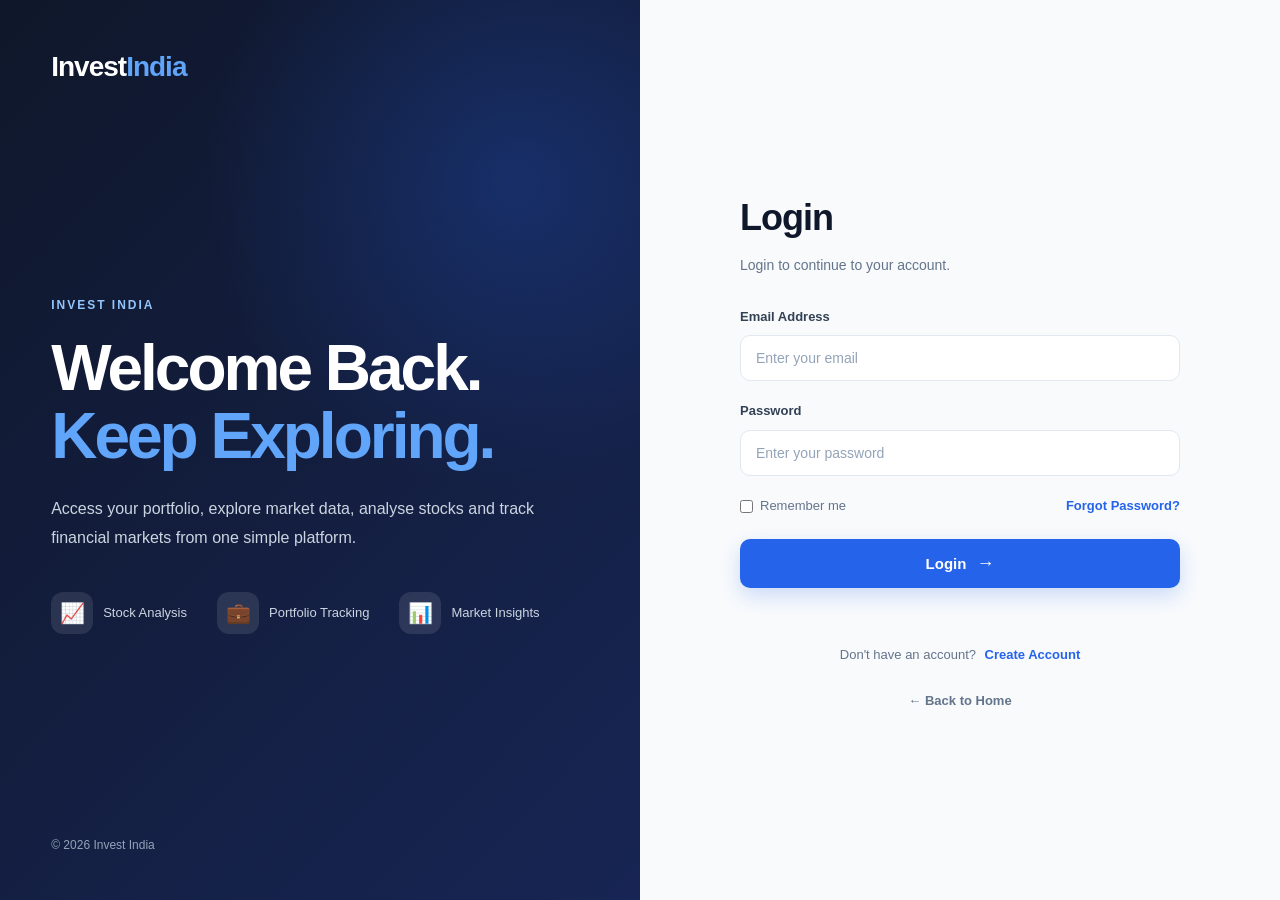
<file: login.html>
<!DOCTYPE html>
<html lang="en">
<head>
    <meta charset="UTF-8">
    <meta name="viewport" content="width=device-width, initial-scale=1.0">
    <title>Login | Invest India</title>
    <link rel="stylesheet" href="css/style.css">
</head>

<body class="auth-page">

<div class="auth-container">

    <div class="auth-info">
        <a href="index.html" class="auth-logo">
            Invest<span>India</span>
        </a>

        <div class="auth-info-content">
            <span class="auth-label">INVEST INDIA</span>

            <h1>
                Welcome Back.
                <span>Keep Exploring.</span>
            </h1>

            <p>
                Access your portfolio, explore market data,
                analyse stocks and track financial markets
                from one simple platform.
            </p>

            <div class="auth-features">
                <div>
                    <span>📈</span>
                    <p>Stock Analysis</p>
                </div>

                <div>
                    <span>💼</span>
                    <p>Portfolio Tracking</p>
                </div>

                <div>
                    <span>📊</span>
                    <p>Market Insights</p>
                </div>
            </div>
        </div>

        <div class="auth-footer-text">
            © 2026 Invest India
        </div>
    </div>

    <div class="auth-form-section">
        <div class="auth-form-card">

            <div class="auth-form-header">
                <span class="auth-mobile-logo">
                    Invest<span>India</span>
                </span>

                <h2>Login</h2>

                <p>Login to continue to your account.</p>
            </div>

            <form id="loginForm">

                <div class="form-group">
                    <label for="loginEmail">Email Address</label>
                    <input
                        type="email"
                        id="loginEmail"
                        placeholder="Enter your email"
                        required
                        autocomplete="email"
                    >
                </div>

                <div class="form-group">
                    <label for="loginPassword">Password</label>
                    <input
                        type="password"
                        id="loginPassword"
                        placeholder="Enter your password"
                        required
                        autocomplete="current-password"
                    >
                </div>

                <div class="form-options">
                    <label class="remember-me">
                        <input type="checkbox" id="rememberMe">
                        <span>Remember me</span>
                    </label>

                    <a href="#">Forgot Password?</a>
                </div>

                <button type="submit" class="auth-submit-btn">
                    Login
                    <span>→</span>
                </button>

                <p id="loginMessage" class="auth-message" role="status"></p>

            </form>

            <div class="auth-switch">
                <span>Don't have an account?</span>
                <a href="register.html">Create Account</a>
            </div>

            <a href="index.html" class="back-home">
                ← Back to Home
            </a>

        </div>
    </div>

</div>

<script>
"use strict";

const loginForm = document.getElementById("loginForm");
const loginMessage = document.getElementById("loginMessage");

function showLoginMessage(message, type) {
    loginMessage.textContent = message;
    loginMessage.className = "auth-message " + type;
}

function getRegisteredAccounts() {
    try {
        const storedAccounts = localStorage.getItem("investmentAccounts");

        if (storedAccounts) {
            const accounts = JSON.parse(storedAccounts);

            if (Array.isArray(accounts)) {
                return accounts;
            }
        }

        return [];
    } catch (error) {
        return null;
    }
}

loginForm.addEventListener("submit", function (event) {
    event.preventDefault();

    const email = document.getElementById("loginEmail").value.trim().toLowerCase();
    const password = document.getElementById("loginPassword").value;
    const rememberMe = document.getElementById("rememberMe").checked;

    if (!email || !password) {
        showLoginMessage("Please enter email and password.", "error");
        return;
    }

    const accounts = getRegisteredAccounts();

    if (accounts === null) {
        showLoginMessage("Unable to read saved accounts. Check browser storage.", "error");
        return;
    }

    // Support accounts created with the previous version.
    const oldEmail = localStorage.getItem("userEmail");
    const oldPassword = localStorage.getItem("userPassword");
    const oldName = localStorage.getItem("userName");

    if (oldEmail && oldPassword &&
        !accounts.some(account => account.email === oldEmail.trim().toLowerCase())) {
        accounts.push({
            name: oldName || oldEmail.split("@")[0],
            email: oldEmail.trim().toLowerCase(),
            password: oldPassword
        });
    }

    const user = accounts.find(account =>
        account.email &&
        account.email.trim().toLowerCase() === email
    );

    if (!user) {
        showLoginMessage("Account not found. Please create an account first.", "error");
        return;
    }

    if (user.password !== password) {
        showLoginMessage("Incorrect password.", "error");
        return;
    }

    try {
        localStorage.setItem("investmentAccounts", JSON.stringify(accounts));
        localStorage.setItem("userName", user.name || email.split("@")[0]);
        localStorage.setItem("userEmail", user.email);
        localStorage.setItem("loggedInEmail", user.email);
        localStorage.setItem("isLoggedIn", "true");

        if (rememberMe) {
            localStorage.setItem("rememberMe", "true");
        } else {
            localStorage.removeItem("rememberMe");
        }

        showLoginMessage("Login successful! Redirecting...", "success");

        setTimeout(function () {
            const returnPage = localStorage.getItem("returnPage");
            localStorage.removeItem("returnPage");

            // Only allow local page names, not external redirects.
            const safeReturnPage =
                returnPage &&
                /^[a-zA-Z0-9_-]+\.html$/.test(returnPage)
                    ? returnPage
                    : "index.html";

            window.location.href = safeReturnPage;
        }, 700);

    } catch (error) {
        showLoginMessage("Unable to save login session. Check browser storage.", "error");
    }
});
</script>

</body>
</html>
</file>
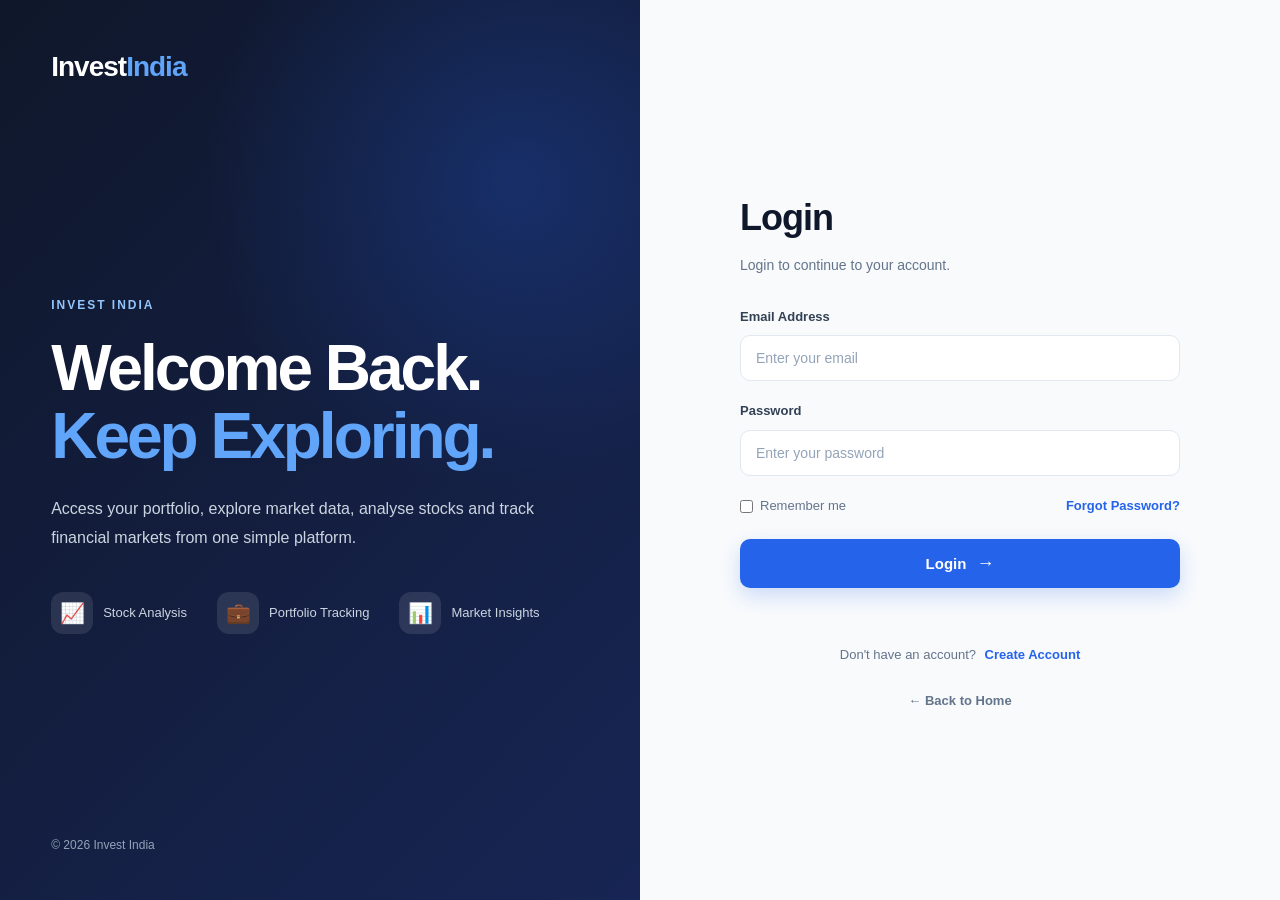
<file: portfolio.html>
<!DOCTYPE html>
<html lang="en">
<head>
    <meta charset="UTF-8">
    <meta name="viewport" content="width=device-width, initial-scale=1.0">
    <title>Portfolio - Invest India</title>
    <link rel="stylesheet" href="css/style.css">

    <style>
        .portfolio-page {
            min-height: calc(100vh - 70px);
            padding: 45px 6% 80px;
            background: #f5f7fb;
        }

        .portfolio-hero {
            max-width: 1150px;
            margin: 0 auto 30px;
            padding: 35px;
            display: flex;
            align-items: center;
            justify-content: space-between;
            gap: 25px;
            border-radius: 18px;
            background: linear-gradient(135deg, #0f172a, #1e3a8a);
            color: white;
            box-shadow: 0 15px 35px rgba(15,23,42,.15);
        }

        .portfolio-label {
            display: inline-block;
            margin-bottom: 8px;
            color: #2563eb;
            font-size: 11px;
            font-weight: 800;
            letter-spacing: 1.5px;
        }

        .portfolio-hero .portfolio-label {
            color: #93c5fd;
        }

        .portfolio-hero h1 {
            margin-bottom: 8px;
            font-size: 34px;
        }

        .portfolio-hero p {
            color: #cbd5e1;
            font-size: 14px;
        }

        .add-investment-btn {
            padding: 13px 20px;
            border: none;
            border-radius: 9px;
            background: #22c55e;
            color: white;
            font-size: 14px;
            font-weight: 700;
            cursor: pointer;
            white-space: nowrap;
            transition: .2s;
        }

        .add-investment-btn:hover {
            background: #16a34a;
            transform: translateY(-2px);
        }

        .portfolio-summary {
            max-width: 1150px;
            margin: 0 auto 30px;
            display: grid;
            grid-template-columns: repeat(4, 1fr);
            gap: 15px;
        }

        .portfolio-summary-card {
            padding: 20px;
            display: flex;
            align-items: center;
            gap: 14px;
            background: white;
            border: 1px solid #e5e7eb;
            border-radius: 13px;
            box-shadow: 0 5px 20px rgba(15,23,42,.05);
            min-width: 0;
        }

        .summary-icon {
            width: 45px;
            height: 45px;
            display: flex;
            align-items: center;
            justify-content: center;
            flex-shrink: 0;
            border-radius: 10px;
            background: #eff6ff;
            font-size: 21px;
        }

        .portfolio-summary-card span {
            display: block;
            margin-bottom: 4px;
            color: #6b7280;
            font-size: 12px;
        }

        .portfolio-summary-card h2 {
            color: #111827;
            font-size: 19px;
            overflow-wrap: anywhere;
        }

        .investment-form-card {
            max-width: 1150px;
            margin: 0 auto 30px;
            padding: 28px;
            background: white;
            border: 1px solid #e5e7eb;
            border-radius: 15px;
            box-shadow: 0 8px 25px rgba(15,23,42,.07);
        }

        .form-header {
            display: flex;
            align-items: center;
            justify-content: space-between;
            margin-bottom: 25px;
        }

        .form-header h2 {
            color: #111827;
            font-size: 21px;
        }

        .form-header p {
            margin-top: 4px;
            color: #6b7280;
            font-size: 13px;
        }

        .close-form-btn {
            border: none;
            background: #f1f5f9;
            width: 34px;
            height: 34px;
            border-radius: 8px;
            cursor: pointer;
            color: #475569;
        }

        .investment-form-grid {
            display: grid;
            grid-template-columns: repeat(4, minmax(0, 1fr));
            gap: 15px;
        }

        .form-group label {
            display: block;
            margin-bottom: 7px;
            color: #374151;
            font-size: 13px;
            font-weight: 600;
        }

        .form-group input {
            width: 100%;
            padding: 12px;
            border: 1px solid #d1d5db;
            border-radius: 8px;
            outline: none;
            font-size: 14px;
        }

        .form-group input:focus {
            border-color: #2563eb;
            box-shadow: 0 0 0 3px rgba(37,99,235,.1);
        }

        .form-actions {
            display: flex;
            justify-content: flex-end;
            gap: 10px;
            margin-top: 20px;
        }

        .cancel-investment-btn,
        .save-investment-btn {
            padding: 11px 18px;
            border-radius: 8px;
            cursor: pointer;
            font-size: 13px;
            font-weight: 600;
        }

        .cancel-investment-btn {
            border: 1px solid #d1d5db;
            background: white;
            color: #374151;
        }

        .save-investment-btn {
            border: none;
            background: #2563eb;
            color: white;
        }

        .save-investment-btn:hover {
            background: #1d4ed8;
        }

        .holdings-section {
            max-width: 1150px;
            margin: auto;
        }

        .holdings-header {
            display: flex;
            align-items: center;
            justify-content: space-between;
            gap: 15px;
            margin-bottom: 18px;
        }

        .holdings-header h2 {
            color: #111827;
            font-size: 24px;
        }

        .refresh-btn {
            padding: 9px 14px;
            border: 1px solid #d1d5db;
            border-radius: 8px;
            background: white;
            color: #374151;
            cursor: pointer;
        }

        .portfolio-table-wrapper {
            overflow-x: auto;
            background: white;
            border: 1px solid #e5e7eb;
            border-radius: 14px;
            box-shadow: 0 5px 20px rgba(15,23,42,.05);
        }

        .portfolio-table {
            width: 100%;
            border-collapse: collapse;
            min-width: 900px;
        }

        .portfolio-table th {
            padding: 15px;
            background: #f8fafc;
            border-bottom: 1px solid #e5e7eb;
            color: #64748b;
            text-align: left;
            font-size: 11px;
            text-transform: uppercase;
        }

        .portfolio-table td {
            padding: 17px 15px;
            border-bottom: 1px solid #f1f5f9;
            color: #374151;
            font-size: 13px;
        }

        .portfolio-table tr:last-child td {
            border-bottom: none;
        }

        .stock-symbol {
            color: #111827;
            font-weight: 800;
            font-size: 15px;
        }

        .stock-name span {
            color: #94a3b8;
            font-size: 10px;
        }

        .profit, .profit-text {
            color: #16a34a !important;
            font-weight: 700;
        }

        .loss, .loss-text {
            color: #dc2626 !important;
            font-weight: 700;
        }

        .edit-btn, .delete-btn {
            padding: 7px 11px;
            margin: 2px;
            border-radius: 7px;
            cursor: pointer;
            font-size: 11px;
            font-weight: 600;
        }

        .edit-btn {
            border: 1px solid #bfdbfe;
            background: #eff6ff;
            color: #2563eb;
        }

        .delete-btn {
            border: 1px solid #fecaca;
            background: #fef2f2;
            color: #dc2626;
        }

        .loading-cell, .error-cell {
            padding: 40px !important;
            text-align: center;
            color: #64748b !important;
        }

        .empty-portfolio {
            max-width: 700px;
            margin: 40px auto;
            padding: 55px 25px;
            background: white;
            border: 1px solid #e5e7eb;
            border-radius: 16px;
            text-align: center;
        }

        .empty-portfolio-icon {
            margin-bottom: 15px;
            font-size: 45px;
        }

        .empty-portfolio h2 {
            margin-bottom: 8px;
            color: #111827;
        }

        .empty-portfolio p {
            margin-bottom: 20px;
            color: #6b7280;
            font-size: 14px;
        }

        .portfolio-note {
            max-width: 1150px;
            margin: 20px auto 0;
            color: #64748b;
            font-size: 12px;
            line-height: 1.6;
        }

        @media (max-width: 900px) {
            .portfolio-summary {
                grid-template-columns: repeat(2, minmax(0, 1fr));
            }

            .investment-form-grid {
                grid-template-columns: repeat(2, minmax(0, 1fr));
            }
        }

        @media (max-width: 650px) {
            .portfolio-page {
                padding: 25px 15px 60px;
            }

            .portfolio-hero {
                flex-direction: column;
                align-items: flex-start;
                padding: 25px;
            }

            .portfolio-hero h1 {
                font-size: 28px;
            }

            .portfolio-hero .add-investment-btn {
                width: 100%;
            }

            .portfolio-summary {
                grid-template-columns: 1fr;
            }

            .investment-form-grid {
                grid-template-columns: 1fr;
            }

            .form-actions {
                flex-direction: column;
            }

            .cancel-investment-btn,
            .save-investment-btn {
                width: 100%;
            }

            .holdings-header h2 {
                font-size: 20px;
            }
        }
    </style>
</head>

<body>

<header class="header">
    <div class="logo">Invest<span>India</span></div>
    <nav>
        <a href="index.html">Home</a>
    </nav>
</header>

<main class="portfolio-page">

    <section class="portfolio-hero">
        <div>
            <span class="portfolio-label">INVESTMENT DASHBOARD</span>
            <h1>My Portfolio</h1>
            <p>Track your investments, current value and overall performance.</p>
        </div>

        <button type="button" class="add-investment-btn"
                onclick="openInvestmentForm()">
            + Add Investment
        </button>
    </section>

    <section class="portfolio-summary">

        <div class="portfolio-summary-card">
            <div class="summary-icon">💰</div>
            <div>
                <span>Invested Amount</span>
                <h2 id="totalInvested">₹0.00</h2>
            </div>
        </div>

        <div class="portfolio-summary-card">
            <div class="summary-icon">📈</div>
            <div>
                <span>Current Value</span>
                <h2 id="currentValue">₹0.00</h2>
            </div>
        </div>

        <div class="portfolio-summary-card">
            <div class="summary-icon">📊</div>
            <div>
                <span>Total P&amp;L</span>
                <h2 id="totalProfitLoss">₹0.00</h2>
            </div>
        </div>

        <div class="portfolio-summary-card">
            <div class="summary-icon">🏦</div>
            <div>
                <span>Holdings</span>
                <h2 id="totalHoldings">0</h2>
            </div>
        </div>

    </section>

    <section id="investmentForm"
             class="investment-form-card"
             style="display:none;">

        <div class="form-header">
            <div>
                <h2>Add Investment</h2>
                <p>Add a stock to your portfolio</p>
            </div>

            <button type="button" class="close-form-btn"
                    onclick="closeInvestmentForm()">✕</button>
        </div>

        <form id="investmentEntryForm">

            <div class="investment-form-grid">

                <div class="form-group">
                    <label for="stock">Stock Symbol</label>
                    <input type="text" id="stock"
                           placeholder="Example: ITC"
                           maxlength="20" required>
                </div>

                <div class="form-group">
                    <label for="quantity">Quantity</label>
                    <input type="number" id="quantity"
                           placeholder="Example: 10"
                           min="1" step="1" required>
                </div>

                <div class="form-group">
                    <label for="buyPrice">Buy Price (₹)</label>
                    <input type="number" id="buyPrice"
                           placeholder="Example: 365"
                           min="0.01" step="0.01" required>
                </div>

                <div class="form-group">
                    <label for="currentPrice">Current Price (₹)</label>
                    <input type="number" id="currentPrice"
                           placeholder="Example: 380"
                           min="0.01" step="0.01" required>
                </div>

            </div>

            <div class="form-actions">
                <button type="button" class="cancel-investment-btn"
                        onclick="closeInvestmentForm()">Cancel</button>

                <button type="submit" class="save-investment-btn">
                    Save Investment
                </button>
            </div>

        </form>
    </section>

    <section class="holdings-section">

        <div class="holdings-header">
            <div>
                <span class="portfolio-label">YOUR INVESTMENTS</span>
                <h2>Portfolio Holdings</h2>
            </div>

            <button type="button" class="refresh-btn"
                    onclick="loadPortfolio()">↻ Refresh</button>
        </div>

        <div class="portfolio-table-wrapper">
            <table class="portfolio-table">
                <thead>
                    <tr>
                        <th>Stock</th>
                        <th>Quantity</th>
                        <th>Buy Price</th>
                        <th>Current Price</th>
                        <th>Invested</th>
                        <th>Current Value</th>
                        <th>P&amp;L</th>
                        <th>Action</th>
                    </tr>
                </thead>

                <tbody id="portfolioBody">
                    <tr>
                        <td colspan="8" class="loading-cell">
                            Loading portfolio...
                        </td>
                    </tr>
                </tbody>
            </table>
        </div>

    </section>

    <section id="emptyPortfolio"
             class="empty-portfolio"
             style="display:none;">

        <div class="empty-portfolio-icon">📊</div>
        <h2>Your portfolio is empty</h2>
        <p>Start building your investment portfolio by adding your first stock.</p>

        <button type="button"
                onclick="openInvestmentForm()"
                class="add-investment-btn">
            + Add Your First Investment
        </button>
    </section>

    <p class="portfolio-note">
        Note: Investment data is saved in this browser only.
        Current prices are entered manually and are not live market prices.
    </p>

</main>

<script>
"use strict";

/* =========================================
   USER SESSION
========================================= */

function getCurrentUserEmail() {
    return (
        localStorage.getItem("loggedInEmail") ||
        localStorage.getItem("userEmail") ||
        ""
    ).trim().toLowerCase();
}

function isUserLoggedIn() {
    return localStorage.getItem("isLoggedIn") === "true"
        && Boolean(getCurrentUserEmail());
}

function getPortfolioKey() {
    return "investmentPortfolio_" +
        encodeURIComponent(getCurrentUserEmail());
}

/* =========================================
   STORAGE FUNCTIONS
========================================= */

function getInvestments() {
    try {
        const savedData = localStorage.getItem(getPortfolioKey());

        if (!savedData) return [];

        const investments = JSON.parse(savedData);

        return Array.isArray(investments) ? investments : [];
    } catch (error) {
        console.error("Unable to read portfolio:", error);
        return [];
    }
}

function saveInvestments(investments) {
    try {
        localStorage.setItem(
            getPortfolioKey(),
            JSON.stringify(investments)
        );

        return true;
    } catch (error) {
        console.error("Unable to save portfolio:", error);
        alert("Unable to save investment. Please check browser storage.");
        return false;
    }
}

/* =========================================
   OPEN AND CLOSE FORM
========================================= */

function openInvestmentForm() {
    if (!isUserLoggedIn()) {
        localStorage.setItem("returnPage", "portfolio.html");
        window.location.href = "login.html";
        return;
    }

    document.getElementById("investmentForm").style.display = "block";
    document.getElementById("stock").focus();
}

function closeInvestmentForm() {
    document.getElementById("investmentForm").style.display = "none";
}

/* =========================================
   ADD INVESTMENT
========================================= */

document.getElementById("investmentEntryForm").addEventListener(
    "submit",
    function(event) {
        event.preventDefault();
        addInvestment();
    }
);

function addInvestment() {
    if (!isUserLoggedIn()) {
        localStorage.setItem("returnPage", "portfolio.html");
        window.location.href = "login.html";
        return;
    }

    const stock = document.getElementById("stock")
        .value.trim().toUpperCase();

    const quantity = Number(document.getElementById("quantity").value);
    const buyPrice = Number(document.getElementById("buyPrice").value);
    const currentPrice = Number(document.getElementById("currentPrice").value);

    if (!/^[A-Z0-9.&_-]{1,20}$/.test(stock)) {
        alert("Please enter a valid stock symbol.");
        return;
    }

    if (!Number.isSafeInteger(quantity) || quantity <= 0) {
        alert("Quantity must be a positive whole number.");
        return;
    }

    if (!Number.isFinite(buyPrice) || buyPrice <= 0 ||
        !Number.isFinite(currentPrice) || currentPrice <= 0) {
        alert("Please enter valid prices greater than zero.");
        return;
    }

    const investments = getInvestments();

    investments.push({
        id: Date.now().toString() +
            Math.random().toString(36).slice(2, 8),
        stock: stock,
        quantity: quantity,
        buyPrice: buyPrice,
        currentPrice: currentPrice
    });

    if (!saveInvestments(investments)) return;

    document.getElementById("investmentEntryForm").reset();
    closeInvestmentForm();
    loadPortfolio();

    alert("Investment saved successfully!");
}

/* =========================================
   LOAD PORTFOLIO
========================================= */

function loadPortfolio() {
    if (!isUserLoggedIn()) {
        localStorage.setItem("returnPage", "portfolio.html");
        window.location.href = "login.html";
        return;
    }

    displayPortfolio(getInvestments());
}

/* =========================================
   DISPLAY PORTFOLIO
========================================= */

function escapeHTML(value) {
    return String(value).replace(/[&<>"']/g, function(character) {
        const entities = {
            "&": "&amp;",
            "<": "&lt;",
            ">": "&gt;",
            '"': "&quot;",
            "'": "&#39;"
        };

        return entities[character];
    });
}

function displayPortfolio(portfolio) {
    const body = document.getElementById("portfolioBody");
    const empty = document.getElementById("emptyPortfolio");

    if (!portfolio.length) {
        body.innerHTML = `
            <tr>
                <td colspan="8" class="loading-cell">
                    No investments added yet.
                </td>
            </tr>
        `;

        empty.style.display = "block";
        updateSummary([]);
        return;
    }

    empty.style.display = "none";

    body.innerHTML = portfolio.map(function(investment) {
        const quantity = Number(investment.quantity);
        const buyPrice = Number(investment.buyPrice);
        const currentPrice = Number(investment.currentPrice);

        const invested = quantity * buyPrice;
        const currentValue = quantity * currentPrice;
        const profitLoss = currentValue - invested;
        const profitClass = profitLoss >= 0 ? "profit" : "loss";

        return `
            <tr>
                <td>
                    <div class="stock-name">
                        <div class="stock-symbol">
                            ${escapeHTML(investment.stock)}
                        </div>
                        <span>Manually tracked</span>
                    </div>
                </td>

                <td>${quantity}</td>
                <td>₹${buyPrice.toFixed(2)}</td>
                <td><strong>₹${currentPrice.toFixed(2)}</strong></td>
                <td>₹${invested.toFixed(2)}</td>
                <td>₹${currentValue.toFixed(2)}</td>

                <td>
                    <span class="${profitClass}">
                        ${profitLoss >= 0 ? "+" : "-"}₹${Math.abs(profitLoss).toFixed(2)}
                    </span>
                </td>

                <td>
                    <button type="button"
                            class="edit-btn"
                            data-action="edit"
                            data-id="${escapeHTML(investment.id)}">
                        Edit
                    </button>

                    <button type="button"
                            class="delete-btn"
                            data-action="delete"
                            data-id="${escapeHTML(investment.id)}">
                        Delete
                    </button>
                </td>
            </tr>
        `;
    }).join("");

    updateSummary(portfolio);
}

/* =========================================
   SUMMARY CALCULATION
========================================= */

function updateSummary(portfolio) {
    let totalInvested = 0;
    let currentValue = 0;

    portfolio.forEach(function(investment) {
        totalInvested +=
            Number(investment.quantity) * Number(investment.buyPrice);

        currentValue +=
            Number(investment.quantity) * Number(investment.currentPrice);
    });

    const profitLoss = currentValue - totalInvested;

    document.getElementById("totalInvested").textContent =
        "₹" + totalInvested.toFixed(2);

    document.getElementById("currentValue").textContent =
        "₹" + currentValue.toFixed(2);

    const pnlElement = document.getElementById("totalProfitLoss");

    pnlElement.textContent =
        (profitLoss >= 0 ? "+" : "-") +
        "₹" + Math.abs(profitLoss).toFixed(2);

    pnlElement.classList.toggle("profit-text", profitLoss >= 0);
    pnlElement.classList.toggle("loss-text", profitLoss < 0);

    document.getElementById("totalHoldings").textContent =
        portfolio.length;
}

/* =========================================
   EDIT AND DELETE ACTIONS
========================================= */

document.getElementById("portfolioBody").addEventListener(
    "click",
    function(event) {
        const button = event.target.closest("button[data-action]");

        if (!button) return;

        if (button.dataset.action === "edit") {
            editInvestment(button.dataset.id);
        }

        if (button.dataset.action === "delete") {
            deleteInvestment(button.dataset.id);
        }
    }
);

/* =========================================
   EDIT INVESTMENT
========================================= */

function editInvestment(id) {
    const investments = getInvestments();

    const investment = investments.find(function(item) {
        return item.id === id;
    });

    if (!investment) {
        alert("Investment not found.");
        return;
    }

    const quantityInput = prompt(
        "Enter quantity:",
        investment.quantity
    );

    if (quantityInput === null) return;

    const buyPriceInput = prompt(
        "Enter buy price:",
        investment.buyPrice
    );

    if (buyPriceInput === null) return;

    const currentPriceInput = prompt(
        "Enter current price:",
        investment.currentPrice
    );

    if (currentPriceInput === null) return;

    const quantity = Number(quantityInput);
    const buyPrice = Number(buyPriceInput);
    const currentPrice = Number(currentPriceInput);

    if (!Number.isSafeInteger(quantity) || quantity <= 0) {
        alert("Enter a valid positive whole-number quantity.");
        return;
    }

    if (!Number.isFinite(buyPrice) || buyPrice <= 0 ||
        !Number.isFinite(currentPrice) || currentPrice <= 0) {
        alert("Enter valid prices greater than zero.");
        return;
    }

    investment.quantity = quantity;
    investment.buyPrice = buyPrice;
    investment.currentPrice = currentPrice;

    if (saveInvestments(investments)) {
        loadPortfolio();
        alert("Investment updated successfully!");
    }
}

/* =========================================
   DELETE INVESTMENT
========================================= */

function deleteInvestment(id) {
    if (!confirm("Are you sure you want to delete this investment?")) {
        return;
    }

    const investments = getInvestments();

    const updatedInvestments = investments.filter(function(item) {
        return item.id !== id;
    });

    if (updatedInvestments.length === investments.length) {
        alert("Investment not found.");
        return;
    }

    if (saveInvestments(updatedInvestments)) {
        loadPortfolio();
        alert("Investment deleted successfully!");
    }
}

/* =========================================
   INITIALIZE PAGE
========================================= */

loadPortfolio();
</script>

</body>
</html>
</file>
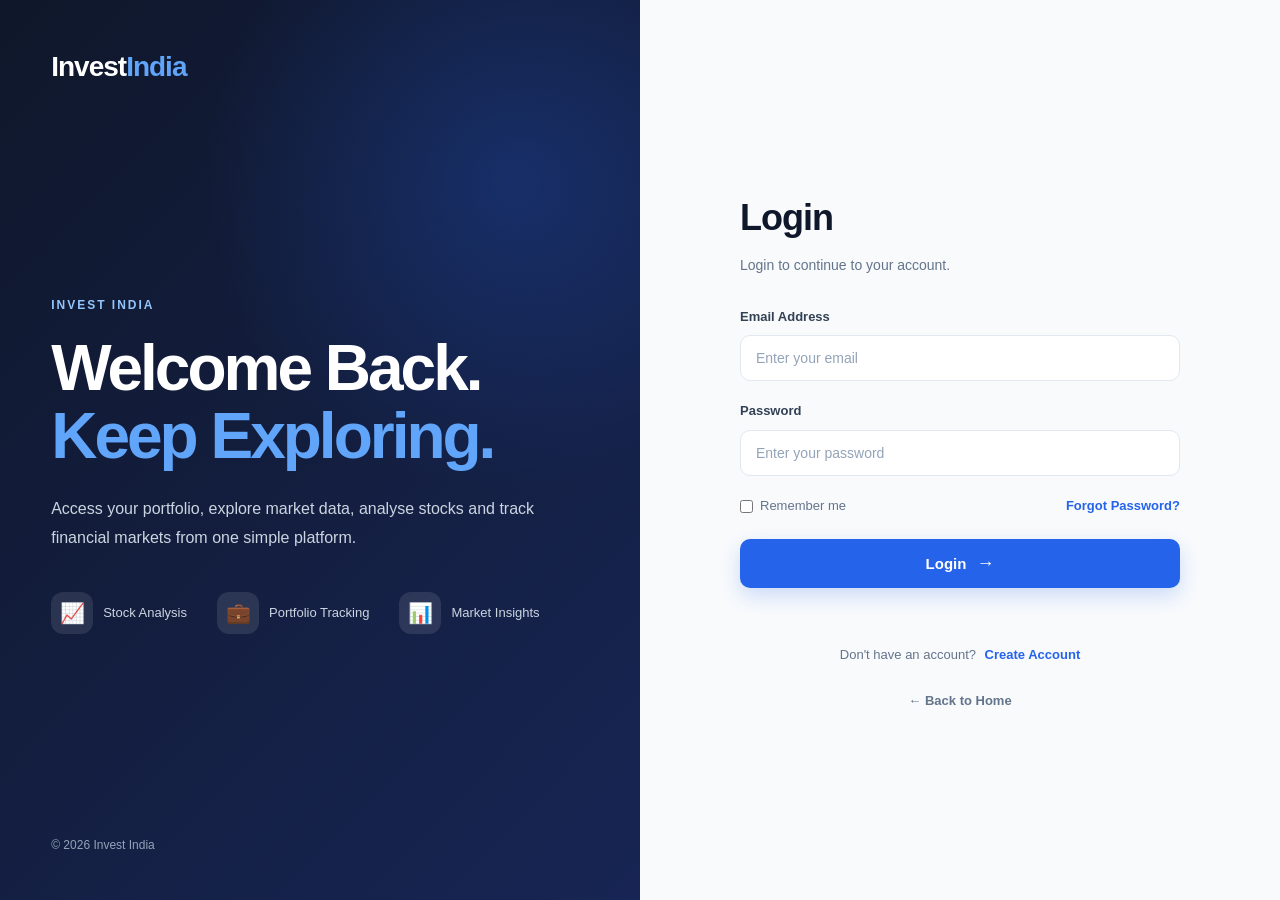
<file: profile.html>
<!DOCTYPE html>
<html lang="en">

<head>

    <meta charset="UTF-8">

    <meta name="viewport"
          content="width=device-width, initial-scale=1.0">

    <title>My Profile - Invest India</title>

    <link rel="stylesheet"
          href="css/style.css">

</head>


<body>


<!-- ================= HEADER ================= -->

<header class="header">

    <div class="logo">
        Invest<span>India</span>
    </div>


    <nav>

        <a href="index.html">
            Home
        </a>


        <a href="portfolio.html">
            Portfolio
        </a>


        <a href="index.html"
           onclick="logoutUser(event)">
            Logout
        </a>

    </nav>

</header>



<!-- ================= PROFILE PAGE ================= -->

<main class="profile-page">

    <div class="profile-container">


        <!-- ================= PROFILE HEADER ================= -->

        <section class="profile-header">


            <div class="profile-avatar"
                 id="profileAvatar">

                U

            </div>


            <div class="profile-heading">

                <h1 id="profileName">
                    User
                </h1>


                <p id="profileEmail">
                    user@example.com
                </p>


                <span class="account-badge">
                    Investor Account
                </span>

            </div>

        </section>



        <!-- ================= PROFILE CONTENT ================= -->

        <div class="profile-content">


            <!-- ================= PERSONAL INFORMATION ================= -->

            <section class="profile-card">


                <div class="card-title">


                    <div>

                        <h2>
                            Personal Information
                        </h2>


                        <p>
                            Manage your personal account information
                        </p>

                    </div>


                    <button
                        type="button"
                        class="edit-btn"
                        id="editBtn"
                        onclick="enableEdit()">

                        ✏️ Edit Profile

                    </button>

                </div>



                <!-- ================= VIEW MODE ================= -->

                <div
                    class="profile-details"
                    id="profileView">


                    <div class="detail-item">

                        <span>
                            Full Name
                        </span>


                        <strong id="viewName">
                            User
                        </strong>

                    </div>



                    <div class="detail-item">

                        <span>
                            Email Address
                        </span>


                        <strong id="viewEmail">
                            user@example.com
                        </strong>

                    </div>



                    <div class="detail-item">

                        <span>
                            Account Status
                        </span>


                        <strong class="status-active">
                            Active
                        </strong>

                    </div>

                </div>



                <!-- ================= EDIT MODE ================= -->

                <div
                    class="profile-edit"
                    id="profileEdit"
                    style="display:none;">


                    <div class="input-group">

                        <label for="editName">
                            Full Name
                        </label>


                        <input
                            type="text"
                            id="editName"
                            placeholder="Enter your name">

                    </div>



                    <div class="input-group">

                        <label for="editEmail">
                            Email Address
                        </label>


                        <input
                            type="email"
                            id="editEmail"
                            placeholder="Enter your email">

                    </div>



                    <div class="edit-actions">


                        <button
                            type="button"
                            class="cancel-btn"
                            onclick="cancelEdit()">

                            Cancel

                        </button>


                        <button
                            type="button"
                            class="save-btn"
                            onclick="saveProfile()">

                            Save Changes

                        </button>

                    </div>

                </div>

            </section>



            <!-- ================= ACCOUNT INFORMATION ================= -->

            <section class="profile-card">


                <div class="card-title">


                    <div>

                        <h2>
                            Account Information
                        </h2>


                        <p>
                            Information about your Invest India account
                        </p>

                    </div>

                </div>



                <div class="account-grid">


                    <div class="account-box">

                        <div class="account-icon">
                            👤
                        </div>


                        <div>

                            <span>
                                Account Type
                            </span>


                            <strong>
                                Investor
                            </strong>

                        </div>

                    </div>



                    <div class="account-box">

                        <div class="account-icon">
                            📊
                        </div>


                        <div>

                            <span>
                                Platform
                            </span>


                            <strong>
                                Invest India
                            </strong>

                        </div>

                    </div>



                    <div class="account-box">

                        <div class="account-icon">
                            🔒
                        </div>


                        <div>

                            <span>
                                Security
                            </span>


                            <strong>
                                Protected
                            </strong>

                        </div>

                    </div>



                    <div class="account-box">

                        <div class="account-icon">
                            ✅
                        </div>


                        <div>

                            <span>
                                Account Status
                            </span>


                            <strong class="text-green">
                                Active
                            </strong>

                        </div>

                    </div>

                </div>

            </section>



            <!-- ================= QUICK ACTIONS ================= -->

            <section class="profile-card">


                <div class="card-title">


                    <div>

                        <h2>
                            Quick Actions
                        </h2>


                        <p>
                            Quickly access your investment tools
                        </p>

                    </div>

                </div>



                <div class="quick-actions">


                    <a
                        href="portfolio.html"
                        class="quick-action">

                        <span>
                            💼
                        </span>


                        <div>

                            <strong>
                                My Portfolio
                            </strong>


                            <small>
                                View your investments
                            </small>

                        </div>

                    </a>



                    <a
                        href="index.html#stocks"
                        class="quick-action">

                        <span>
                            📈
                        </span>


                        <div>

                            <strong>
                                Market Analysis
                            </strong>


                            <small>
                                Explore stocks and markets
                            </small>

                        </div>

                    </a>

                </div>

            </section>

        </div>

    </div>

</main>



<!-- ================= JAVASCRIPT ================= -->

<script>


// =========================================================
// LOGIN CHECK
// =========================================================

const isLoggedIn =
    localStorage.getItem(
        "isLoggedIn"
    );


if (
    isLoggedIn !== "true"
) {

    localStorage.setItem(
        "returnPage",
        "profile.html"
    );


    window.location.href =
        "login.html";

}



// =========================================================
// LOAD USER PROFILE
// =========================================================

function loadProfile() {

    const userName =
        localStorage.getItem(
            "userName"
        );


    const userEmail =
        localStorage.getItem(
            "userEmail"
        );


    const displayName =
        userName ||
        "User";


    const displayEmail =
        userEmail ||
        "No email available";


    // ========================================
    // PROFILE HEADER
    // ========================================

    document.getElementById(
        "profileName"
    ).textContent =
        displayName;


    document.getElementById(
        "profileEmail"
    ).textContent =
        displayEmail;


    // ========================================
    // PERSONAL INFORMATION
    // ========================================

    document.getElementById(
        "viewName"
    ).textContent =
        displayName;


    document.getElementById(
        "viewEmail"
    ).textContent =
        displayEmail;


    // ========================================
    // PROFILE AVATAR
    // ========================================

    const firstLetter =
        displayName
            .trim()
            .charAt(0)
            .toUpperCase();


    document.getElementById(
        "profileAvatar"
    ).textContent =
        firstLetter || "U";

}



// =========================================================
// ENABLE EDIT
// =========================================================

function enableEdit() {

    const name =
        document.getElementById(
            "viewName"
        ).textContent;


    const email =
        document.getElementById(
            "viewEmail"
        ).textContent;


    document.getElementById(
        "editName"
    ).value =
        name;


    document.getElementById(
        "editEmail"
    ).value =
        email;


    document.getElementById(
        "profileView"
    ).style.display =
        "none";


    document.getElementById(
        "profileEdit"
    ).style.display =
        "grid";


    document.getElementById(
        "editBtn"
    ).style.display =
        "none";

}



// =========================================================
// CANCEL EDIT
// =========================================================

function cancelEdit() {

    document.getElementById(
        "profileView"
    ).style.display =
        "grid";


    document.getElementById(
        "profileEdit"
    ).style.display =
        "none";


    document.getElementById(
        "editBtn"
    ).style.display =
        "block";

}



// =========================================================
// SAVE PROFILE
// =========================================================

function saveProfile() {

    const name =
        document.getElementById(
            "editName"
        )
        .value
        .trim();


    const email =
        document.getElementById(
            "editEmail"
        )
        .value
        .trim()
        .toLowerCase();


    // ========================================
    // VALIDATION
    // ========================================

    if (
        !name ||
        !email
    ) {

        alert(
            "Please enter name and email."
        );

        return;

    }


    if (
        name.length < 2
    ) {

        alert(
            "Please enter a valid name."
        );

        return;

    }


    // ========================================
    // GET OLD EMAIL
    // ========================================

    const oldEmail =
        localStorage.getItem(
            "userEmail"
        );


    // ========================================
    // UPDATE USER INFORMATION
    // ========================================

    localStorage.setItem(
        "userName",
        name
    );


    localStorage.setItem(
        "userEmail",
        email
    );


    // ========================================
    // UPDATE LOGIN EMAIL
    // ========================================

    localStorage.setItem(
        "loggedInEmail",
        email
    );


    // ========================================
    // UPDATE PROFILE PAGE
    // ========================================

    document.getElementById(
        "profileName"
    ).textContent =
        name;


    document.getElementById(
        "profileEmail"
    ).textContent =
        email;


    document.getElementById(
        "viewName"
    ).textContent =
        name;


    document.getElementById(
        "viewEmail"
    ).textContent =
        email;


    // ========================================
    // UPDATE AVATAR
    // ========================================

    document.getElementById(
        "profileAvatar"
    ).textContent =
        name
            .trim()
            .charAt(0)
            .toUpperCase();


    // ========================================
    // PROFILE STORAGE MIGRATION
    // ========================================

    if (
        oldEmail &&
        oldEmail !== email
    ) {

        const oldPortfolioKey =
            "portfolio_" +
            oldEmail;


        const newPortfolioKey =
            "portfolio_" +
            email;


        const oldPortfolio =
            localStorage.getItem(
                oldPortfolioKey
            );


        if (
            oldPortfolio
        ) {

            localStorage.setItem(
                newPortfolioKey,
                oldPortfolio
            );


            localStorage.removeItem(
                oldPortfolioKey
            );

        }

    }


    // ========================================
    // CLOSE EDIT MODE
    // ========================================

    cancelEdit();


    alert(
        "Profile updated successfully."
    );

}



// =========================================================
// LOGOUT
// =========================================================

function logoutUser(event) {

    if (event) {

        event.preventDefault();

    }


    // ========================================
    // REMOVE LOGIN SESSION
    // ========================================

    localStorage.removeItem(
        "isLoggedIn"
    );


    localStorage.removeItem(
        "loggedInEmail"
    );


    localStorage.removeItem(
        "returnPage"
    );


    // ========================================
    // REDIRECT
    // ========================================

    window.location.href =
        "index.html";

}



// =========================================================
// START
// =========================================================

loadProfile();


</script>


</body>

</html>
</file>
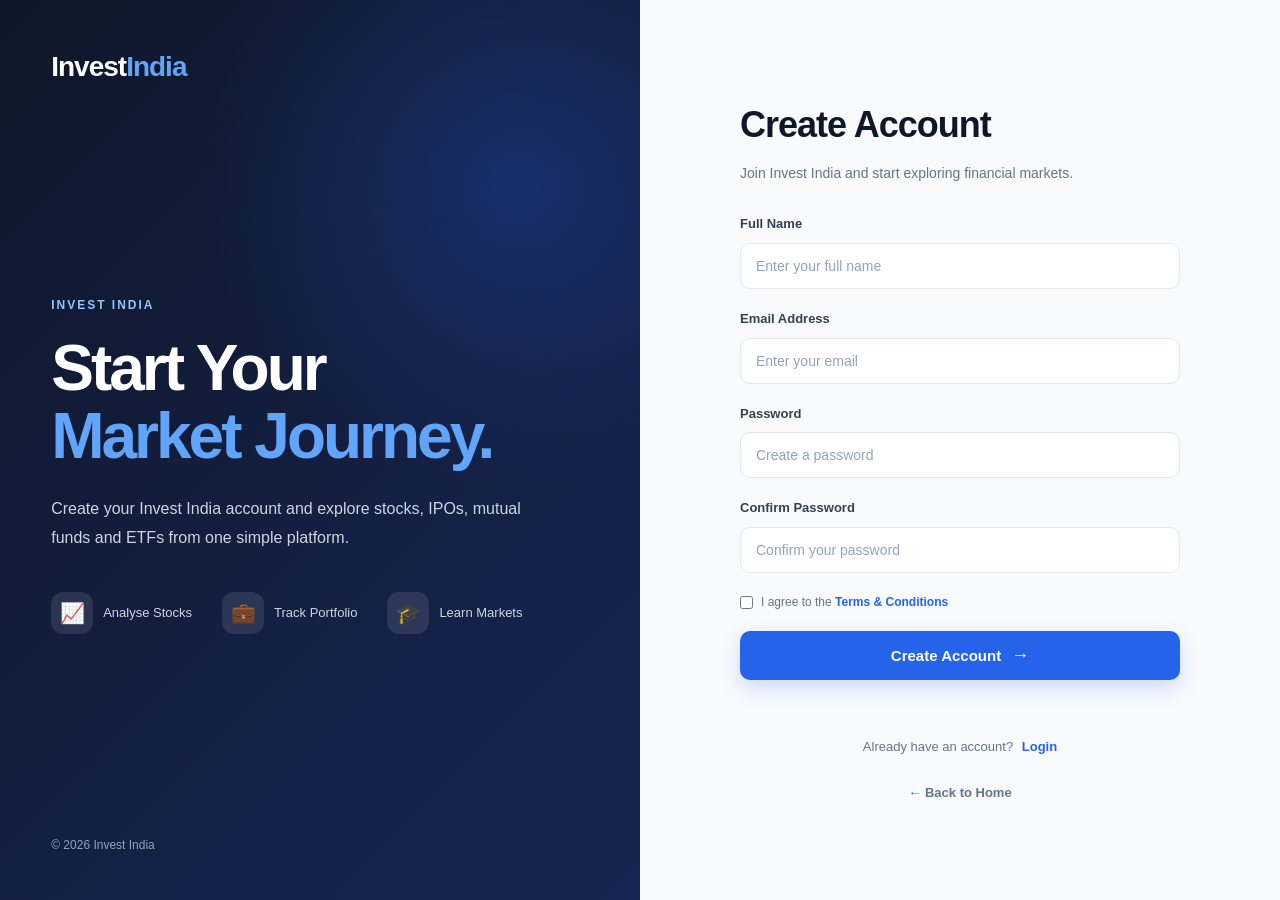
<file: register.html>
<!DOCTYPE html>
<html lang="en">
<head>
    <meta charset="UTF-8">
    <meta name="viewport" content="width=device-width, initial-scale=1.0">
    <title>Register | Invest India</title>
    <link rel="stylesheet" href="css/style.css">
</head>

<body class="auth-page">

<div class="auth-container">

    <div class="auth-info">
        <a href="index.html" class="auth-logo">
            Invest<span>India</span>
        </a>

        <div class="auth-info-content">
            <span class="auth-label">INVEST INDIA</span>

            <h1>
                Start Your
                <span>Market Journey.</span>
            </h1>

            <p>
                Create your Invest India account and explore
                stocks, IPOs, mutual funds and ETFs from
                one simple platform.
            </p>

            <div class="auth-features">
                <div>
                    <span>📈</span>
                    <p>Analyse Stocks</p>
                </div>

                <div>
                    <span>💼</span>
                    <p>Track Portfolio</p>
                </div>

                <div>
                    <span>🎓</span>
                    <p>Learn Markets</p>
                </div>
            </div>
        </div>

        <div class="auth-footer-text">
            © 2026 Invest India
        </div>
    </div>

    <div class="auth-form-section">
        <div class="auth-form-card">

            <div class="auth-form-header">
                <span class="auth-mobile-logo">
                    Invest<span>India</span>
                </span>

                <h2>Create Account</h2>

                <p>
                    Join Invest India and start exploring
                    financial markets.
                </p>
            </div>

            <form id="registerForm">

                <div class="form-group">
                    <label for="registerName">Full Name</label>
                    <input
                        type="text"
                        id="registerName"
                        placeholder="Enter your full name"
                        required
                        minlength="2"
                        autocomplete="name"
                    >
                </div>

                <div class="form-group">
                    <label for="registerEmail">Email Address</label>
                    <input
                        type="email"
                        id="registerEmail"
                        placeholder="Enter your email"
                        required
                        autocomplete="email"
                    >
                </div>

                <div class="form-group">
                    <label for="registerPassword">Password</label>
                    <input
                        type="password"
                        id="registerPassword"
                        placeholder="Create a password"
                        required
                        minlength="6"
                        autocomplete="new-password"
                    >
                </div>

                <div class="form-group">
                    <label for="confirmPassword">Confirm Password</label>
                    <input
                        type="password"
                        id="confirmPassword"
                        placeholder="Confirm your password"
                        required
                        minlength="6"
                        autocomplete="new-password"
                    >
                </div>

                <div class="register-terms">
                    <label>
                        <input type="checkbox" id="terms" required>
                        <span>
                            I agree to the
                            <a href="#">Terms &amp; Conditions</a>
                        </span>
                    </label>
                </div>

                <button type="submit" class="auth-submit-btn">
                    Create Account
                    <span>→</span>
                </button>

                <p id="registerMessage" class="auth-message" role="status"></p>

            </form>

            <div class="auth-switch">
                <span>Already have an account?</span>
                <a href="login.html">Login</a>
            </div>

            <a href="index.html" class="back-home">
                ← Back to Home
            </a>

        </div>
    </div>

</div>

<script>
"use strict";

const registerForm = document.getElementById("registerForm");
const registerMessage = document.getElementById("registerMessage");

function showRegisterMessage(message, type) {
    registerMessage.textContent = message;
    registerMessage.className = "auth-message " + type;
}

function getRegisteredAccounts() {
    try {
        const storedAccounts = localStorage.getItem("investmentAccounts");

        if (storedAccounts) {
            const accounts = JSON.parse(storedAccounts);

            if (Array.isArray(accounts)) {
                return accounts;
            }
        }

        return [];
    } catch (error) {
        return null;
    }
}

registerForm.addEventListener("submit", function (event) {
    event.preventDefault();

    const name = document.getElementById("registerName").value.trim();
    const email = document.getElementById("registerEmail").value.trim().toLowerCase();
    const password = document.getElementById("registerPassword").value;
    const confirmPassword = document.getElementById("confirmPassword").value;
    const termsAccepted = document.getElementById("terms").checked;

    if (!name || !email || !password || !confirmPassword) {
        showRegisterMessage("Please fill all fields.", "error");
        return;
    }

    if (name.length < 2) {
        showRegisterMessage("Please enter a valid name.", "error");
        return;
    }

    if (password.length < 6) {
        showRegisterMessage("Password must contain at least 6 characters.", "error");
        return;
    }

    if (password !== confirmPassword) {
        showRegisterMessage("Passwords do not match.", "error");
        return;
    }

    if (!termsAccepted) {
        showRegisterMessage("Please accept the Terms & Conditions.", "error");
        return;
    }

    const accounts = getRegisteredAccounts();

    if (accounts === null) {
        showRegisterMessage("Unable to read saved accounts. Check browser storage.", "error");
        return;
    }

    // Migrate an existing account from the old storage format.
    const oldEmail = localStorage.getItem("userEmail");
    const oldPassword = localStorage.getItem("userPassword");
    const oldName = localStorage.getItem("userName");

    if (oldEmail && oldPassword &&
        !accounts.some(account => account.email === oldEmail.trim().toLowerCase())) {
        accounts.push({
            name: oldName || oldEmail.split("@")[0],
            email: oldEmail.trim().toLowerCase(),
            password: oldPassword
        });
    }

    const accountExists = accounts.some(account =>
        account.email &&
        account.email.trim().toLowerCase() === email
    );

    if (accountExists) {
        showRegisterMessage("This email is already registered. Please login.", "error");
        return;
    }

    accounts.push({
        name: name,
        email: email,
        password: password
    });

    try {
        localStorage.setItem("investmentAccounts", JSON.stringify(accounts));

        // Keep existing profile-page compatibility.
        localStorage.setItem("userName", name);
        localStorage.setItem("userEmail", email);

        // Do not treat registration as a logged-in session.
        localStorage.removeItem("isLoggedIn");
        localStorage.removeItem("loggedInEmail");

        showRegisterMessage("Account created successfully! Redirecting to login...", "success");

        registerForm.reset();

        setTimeout(function () {
            window.location.href = "login.html";
        }, 1000);

    } catch (error) {
        showRegisterMessage("Unable to save account. Check browser storage settings.", "error");
    }
});
</script>

</body>
</html>
</file>
<file: css/style.css>
/* =========================================================
   INVEST INDIA
   PREMIUM FINTECH / STOCK MARKET DESIGN
========================================================= */


/* =========================================================
   RESET
========================================================= */

* {
    margin: 0;
    padding: 0;
    box-sizing: border-box;
}

html {
    scroll-behavior: smooth;
}

body {
    font-family:
        Inter,
        "Segoe UI",
        Arial,
        Helvetica,
        sans-serif;

    background: #f8fafc;
    color: #0f172a;

    line-height: 1.6;

    max-width: 100%;
    overflow-x: hidden;
}

a {
    text-decoration: none;
    color: inherit;
}

button,
input {
    font-family: inherit;
}

button {
    cursor: pointer;
}

img,
svg {
    max-width: 100%;
}

.container {
    width: min(1180px, 92%);
    margin: auto;
}


/* =========================================================
   COLORS
========================================================= */

:root {
    --primary: #2563eb;
    --primary-dark: #1d4ed8;
    --primary-light: #eff6ff;

    --green: #16a34a;
    --green-light: #dcfce7;

    --red: #dc2626;
    --red-light: #fee2e2;

    --dark: #0f172a;
    --dark-2: #172033;

    --text: #334155;
    --muted: #64748b;

    --border: #e2e8f0;
    --background: #f8fafc;
    --white: #ffffff;
}


/* =========================================================
   HEADER
========================================================= */

.header {
    height: 76px;

    position: sticky;
    top: 0;

    z-index: 1000;

    background: rgba(255, 255, 255, 0.94);

    backdrop-filter: blur(18px);

    border-bottom: 1px solid rgba(226, 232, 240, 0.8);
}

.nav-container {
    height: 100%;

    display: flex;
    align-items: center;
    justify-content: space-between;

    gap: 30px;
}


/* =========================================================
   LOGO
========================================================= */

.logo {
    font-size: 25px;
    font-weight: 900;

    letter-spacing: -1px;

    color: var(--dark);

    white-space: nowrap;
}

.logo span {
    color: var(--primary);
}


/* =========================================================
   NAVIGATION
========================================================= */

.main-nav {
    display: flex;
    align-items: center;

    gap: 28px;

    margin-left: auto;
}

.main-nav > a {
    position: relative;

    color: #475569;

    font-size: 14px;
    font-weight: 650;

    padding: 28px 0;

    transition: 0.2s ease;

    white-space: nowrap;
}

.main-nav > a:hover {
    color: var(--primary);
}

.main-nav > a::after {
    content: "";

    position: absolute;

    left: 0;
    bottom: 18px;

    width: 0;
    height: 2px;

    background: var(--primary);

    border-radius: 10px;

    transition: 0.25s ease;
}

.main-nav > a:hover::after {
    width: 100%;
}


/* =========================================================
   PROFILE
========================================================= */

.profile-menu {
    position: relative;

    margin-left: 4px;

    flex-shrink: 0;
}

.profile-image {
    width: 42px;
    height: 42px;

    display: block;

    border-radius: 50%;

    border: 3px solid #dbeafe;

    cursor: pointer;

    transition: 0.25s ease;
}

.profile-image:hover {
    border-color: var(--primary);

    transform: scale(1.05);
}


/* =========================================================
   PROFILE DROPDOWN
========================================================= */

.profile-dropdown {
    position: absolute;

    top: 52px;
    right: 0;

    width: 255px;

    padding: 10px;

    background: #ffffff;

    border: 1px solid var(--border);

    border-radius: 16px;

    box-shadow:
        0 20px 50px rgba(15, 23, 42, 0.15);

    opacity: 0;

    visibility: hidden;

    transform: translateY(8px);

    transition:
        opacity 0.2s ease,
        transform 0.2s ease,
        visibility 0.2s ease;

    z-index: 9999;
}

.profile-menu.active .profile-dropdown {
    opacity: 1;

    visibility: visible;

    transform: translateY(0);
}

.profile-dropdown::before {
    content: "";

    position: absolute;

    top: -12px;
    right: 0;

    width: 100%;
    height: 14px;
}

.profile-welcome {
    padding: 13px;
}

.profile-welcome strong {
    display: block;

    color: var(--dark);

    font-size: 14px;
}

.profile-welcome span {
    display: block;

    color: var(--muted);

    font-size: 13px;

    margin-top: 3px;
}

.profile-dropdown hr {
    border: none;

    border-top: 1px solid var(--border);

    margin: 5px 0 8px;
}

.profile-dropdown a,
.profile-dropdown button {
    width: 100%;

    display: block;

    padding: 11px 12px;

    border: none;

    background: transparent;

    color: #334155;

    text-align: left;

    border-radius: 9px;

    font-size: 14px;

    cursor: pointer;

    transition: 0.2s ease;
}

.profile-dropdown a:hover,
.profile-dropdown button:hover {
    background: var(--primary-light);

    color: var(--primary);
}


/* =========================================================
   MARKET TICKER
========================================================= */

.market-ticker {
    background: var(--dark);

    color: white;

    border-bottom: 1px solid #1e293b;
}

.ticker-container {
    min-height: 46px;

    display: flex;

    align-items: center;

    justify-content: center;

    gap: 55px;

    overflow: hidden;
}

.ticker-item {
    display: flex;

    align-items: center;

    gap: 9px;

    white-space: nowrap;

    font-size: 12px;
}

.ticker-item span {
    color: #94a3b8;

    font-weight: 600;
}

.ticker-item strong {
    color: #f8fafc;
}

.positive {
    color: var(--green) !important;
}

.negative {
    color: var(--red) !important;
}


/* =========================================================
   HERO
========================================================= */

.hero {
    position: relative;

    overflow: hidden;

    padding: 105px 0 100px;

    background:
        radial-gradient(
            circle at 80% 20%,
            rgba(37, 99, 235, 0.12),
            transparent 30%
        ),
        linear-gradient(
            135deg,
            #f8fbff,
            #ffffff 50%,
            #f8fafc
        );
}

.hero::before {
    content: "";

    position: absolute;

    width: 500px;
    height: 500px;

    right: -250px;
    top: 50px;

    background: rgba(37, 99, 235, 0.05);

    border-radius: 50%;

    filter: blur(10px);
}

.hero-grid {
    position: relative;

    display: grid;

    grid-template-columns: 1fr 1fr;

    align-items: center;

    gap: 80px;
}


/* =========================================================
   HERO CONTENT
========================================================= */

.hero-content {
    position: relative;

    z-index: 2;
}

.hero-badge {
    display: inline-flex;

    align-items: center;

    gap: 8px;

    padding: 8px 13px;

    background: #eff6ff;

    border: 1px solid #dbeafe;

    color: var(--primary);

    border-radius: 30px;

    font-size: 11px;

    font-weight: 800;

    letter-spacing: 0.8px;

    margin-bottom: 22px;
}

.live-dot {
    width: 7px;
    height: 7px;

    background: #22c55e;

    border-radius: 50%;

    box-shadow:
        0 0 0 4px rgba(34, 197, 94, 0.12);
}

.hero h1 {
    max-width: 680px;

    font-size: clamp(46px, 5vw, 72px);

    line-height: 1.02;

    letter-spacing: -3.5px;

    color: var(--dark);

    margin-bottom: 25px;
}

.hero h1 span {
    display: block;

    background:
        linear-gradient(
            90deg,
            #2563eb,
            #3b82f6
        );

    -webkit-background-clip: text;

    background-clip: text;

    color: transparent;
}

.hero p {
    max-width: 590px;

    color: var(--muted);

    font-size: 17px;

    line-height: 1.8;

    margin-bottom: 32px;
}


/* =========================================================
   HERO BUTTONS
========================================================= */

.hero-actions {
    display: flex;

    align-items: center;

    gap: 13px;

    margin-bottom: 45px;
}

.primary-btn,
.secondary-btn {
    min-height: 48px;

    padding: 0 21px;

    display: inline-flex;

    align-items: center;

    justify-content: center;

    gap: 9px;

    border-radius: 10px;

    font-size: 14px;

    font-weight: 750;

    transition: 0.25s ease;
}

.primary-btn {
    background: var(--primary);

    color: white;

    box-shadow:
        0 12px 25px rgba(37, 99, 235, 0.23);
}

.primary-btn:hover {
    background: var(--primary-dark);

    transform: translateY(-2px);

    box-shadow:
        0 15px 30px rgba(37, 99, 235, 0.3);
}

.primary-btn span {
    font-size: 18px;
}

.secondary-btn {
    background: white;

    border: 1px solid var(--border);

    color: var(--text);
}

.secondary-btn:hover {
    border-color: #bfdbfe;

    color: var(--primary);

    background: #f8fbff;
}


/* =========================================================
   HERO TRUST
========================================================= */

.hero-trust {
    display: flex;

    align-items: center;

    gap: 35px;
}

.hero-trust div {
    display: flex;

    flex-direction: column;
}

.hero-trust strong {
    font-size: 22px;

    color: var(--dark);
}

.hero-trust span {
    color: var(--muted);

    font-size: 12px;
}


/* =========================================================
   HERO DASHBOARD
========================================================= */

.hero-dashboard {
    position: relative;

    min-height: 450px;

    display: flex;

    align-items: center;

    justify-content: center;
}

.dashboard-glow {
    position: absolute;

    width: 330px;
    height: 330px;

    border-radius: 50%;

    background: rgba(37, 99, 235, 0.13);

    filter: blur(65px);
}


/* =========================================================
   PORTFOLIO CARD
========================================================= */

.portfolio-card {
    position: relative;

    z-index: 2;

    width: min(480px, 100%);

    padding: 26px;

    background:
        linear-gradient(
            145deg,
            #ffffff,
            #f8fbff
        );

    border: 1px solid rgba(226, 232, 240, 0.9);

    border-radius: 22px;

    box-shadow:
        0 30px 80px rgba(15, 23, 42, 0.14);

    transform:
        perspective(1000px)
        rotateY(-5deg)
        rotateX(2deg);

    transition: 0.4s ease;
}

.portfolio-card:hover {
    transform:
        perspective(1000px)
        rotateY(0deg)
        rotateX(0deg)
        translateY(-5px);
}


/* =========================================================
   PORTFOLIO HEADER
========================================================= */

.portfolio-header {
    display: flex;

    align-items: flex-start;

    justify-content: space-between;
}

.portfolio-header span {
    color: var(--muted);

    font-size: 12px;
}

.portfolio-header h2 {
    font-size: 30px;

    color: var(--dark);

    margin-top: 3px;

    letter-spacing: -1px;
}

.profit-badge {
    padding: 7px 10px;

    background: var(--green-light);

    color: var(--green);

    border-radius: 8px;

    font-size: 12px;

    font-weight: 800;
}


/* =========================================================
   CHART
========================================================= */

.chart-area {
    position: relative;

    height: 205px;

    margin-top: 25px;

    overflow: hidden;

    border-radius: 14px;

    background:
        linear-gradient(
            180deg,
            #f8fbff,
            #ffffff
        );
}

.chart-grid-lines {
    position: absolute;

    inset: 0;

    background:
        repeating-linear-gradient(
            to bottom,
            transparent 0,
            transparent 49px,
            #e8eef7 50px
        );
}

.chart-labels {
    position: absolute;

    right: 8px;
    top: 10px;

    height: 165px;

    display: flex;

    flex-direction: column;

    justify-content: space-between;

    color: #94a3b8;

    font-size: 9px;

    z-index: 2;
}

.market-chart {
    position: absolute;

    left: 0;
    bottom: 0;

    width: 100%;
    height: 100%;

    overflow: visible;
}

.chart-fill {
    fill: url(#chartFill);
}

.chart-path {
    fill: none;

    stroke: var(--primary);

    stroke-width: 4;

    stroke-linecap: round;

    stroke-linejoin: round;
}

.chart-periods {
    display: flex;

    justify-content: flex-end;

    gap: 15px;

    padding: 13px 3px 18px;

    color: #94a3b8;

    font-size: 11px;

    font-weight: 700;
}

.chart-periods .active {
    color: var(--primary);
}


/* =========================================================
   PORTFOLIO STATS
========================================================= */

.portfolio-stats {
    display: grid;

    grid-template-columns: 1fr 1fr;

    gap: 15px;

    padding-top: 17px;

    border-top: 1px solid var(--border);
}

.portfolio-stats div {
    display: flex;

    flex-direction: column;
}

.portfolio-stats span {
    color: var(--muted);

    font-size: 11px;
}

.portfolio-stats strong {
    margin-top: 3px;

    color: var(--dark);

    font-size: 15px;
}


/* =========================================================
   FLOATING STOCK CARD
========================================================= */

.floating-stock-card {
    position: absolute;

    z-index: 4;

    right: -15px;
    bottom: 65px;

    display: flex;

    align-items: center;

    gap: 10px;

    padding: 13px 15px;

    background: white;

    border: 1px solid var(--border);

    border-radius: 13px;

    box-shadow:
        0 18px 40px rgba(15, 23, 42, 0.12);
}

.stock-mini-icon {
    width: 38px;
    height: 38px;

    display: flex;

    align-items: center;

    justify-content: center;

    background: #eff6ff;

    color: var(--primary);

    border-radius: 9px;

    font-size: 11px;

    font-weight: 900;
}

.floating-stock-card div {
    display: flex;

    flex-direction: column;
}

.floating-stock-card span {
    color: var(--muted);

    font-size: 9px;
}

.floating-stock-card strong {
    font-size: 13px;
}

.floating-stock-card b {
    font-size: 11px;
}


/* =========================================================
   FLOATING MINI CARD
========================================================= */

.floating-mini-card {
    position: absolute;

    z-index: 4;

    left: -20px;
    top: 70px;

    padding: 13px 17px;

    background: white;

    border: 1px solid var(--border);

    border-radius: 12px;

    box-shadow:
        0 15px 35px rgba(15, 23, 42, 0.1);

    display: flex;

    flex-direction: column;
}

.floating-mini-card span {
    color: var(--muted);

    font-size: 9px;
}

.floating-mini-card strong {
    color: var(--green);

    font-size: 14px;
}


/* =========================================================
   MARKET OVERVIEW
========================================================= */

.market-overview {
    padding: 70px 0;

    background: white;

    border-bottom: 1px solid #edf2f7;
}

.section-top {
    display: flex;

    justify-content: space-between;

    align-items: flex-end;

    margin-bottom: 28px;
}

.section-label {
    display: block;

    color: var(--primary);

    font-size: 10px;

    font-weight: 850;

    letter-spacing: 1.5px;

    margin-bottom: 7px;
}

.section-top h2 {
    font-size: 27px;

    letter-spacing: -0.7px;
}

.market-status {
    color: var(--green);

    font-size: 12px;

    font-weight: 700;
}

.market-cards {
    display: grid;

    grid-template-columns:
        repeat(4, 1fr);

    gap: 15px;
}

.market-overview-card {
    padding: 21px;

    border: 1px solid var(--border);

    background: #ffffff;

    border-radius: 15px;

    transition: 0.25s ease;
}

.market-overview-card:hover {
    transform: translateY(-4px);

    border-color: #bfdbfe;

    box-shadow:
        0 15px 30px rgba(15, 23, 42, 0.07);
}

.market-card-top {
    display: flex;

    justify-content: space-between;

    align-items: center;

    margin-bottom: 13px;
}

.market-card-top span:first-child {
    color: var(--muted);

    font-size: 11px;

    font-weight: 700;
}

.market-icon {
    width: 28px;
    height: 28px;

    display: flex;

    align-items: center;

    justify-content: center;

    background: var(--primary-light);

    color: var(--primary);

    border-radius: 7px;

    font-size: 11px;

    font-weight: 900;
}

.market-overview-card > strong {
    display: block;

    color: var(--dark);

    font-size: 21px;

    letter-spacing: -0.5px;

    margin-bottom: 5px;
}

.market-overview-card small {
    font-size: 11px;

    font-weight: 700;
}


/* =========================================================
   QUICK TOOLS
========================================================= */

.quick-tools {
    padding: 95px 0;

    background: #f8fafc;
}

.section-heading {
    text-align: center;

    max-width: 700px;

    margin: 0 auto 42px;
}

.section-heading h2 {
    color: var(--dark);

    font-size: 38px;

    line-height: 1.15;

    letter-spacing: -1.5px;

    margin-bottom: 11px;
}

.section-heading p {
    color: var(--muted);

    font-size: 15px;
}

.tool-grid {
    display: grid;

    grid-template-columns:
        repeat(4, 1fr);

    gap: 16px;
}

.tool-card {
    position: relative;

    display: flex;

    align-items: center;

    gap: 15px;

    padding: 23px;

    background: white;

    border: 1px solid var(--border);

    border-radius: 16px;

    transition: 0.25s ease;
}

.tool-card:hover {
    transform: translateY(-5px);

    border-color: #bfdbfe;

    box-shadow:
        0 18px 40px rgba(15, 23, 42, 0.08);
}

.tool-icon {
    flex-shrink: 0;

    width: 48px;
    height: 48px;

    display: flex;

    align-items: center;

    justify-content: center;

    border-radius: 12px;

    font-size: 21px;
}

.tool-icon.blue {
    background: #eff6ff;
}

.tool-icon.purple {
    background: #f5f3ff;
}

.tool-icon.green {
    background: #ecfdf5;
}

.tool-icon.orange {
    background: #fff7ed;
}

.tool-card h3 {
    color: var(--dark);

    font-size: 15px;

    margin-bottom: 3px;
}

.tool-card p {
    color: var(--muted);

    font-size: 11px;
}

.tool-arrow {
    margin-left: auto;

    color: #94a3b8;

    font-size: 18px;

    transition: 0.2s ease;
}

.tool-card:hover .tool-arrow {
    color: var(--primary);

    transform: translateX(3px);
}


/* =========================================================
   MARKET SECTIONS
========================================================= */

.market-section {
    padding: 100px 0;

    background: white;
}

.light-section {
    background: #f8fafc;
}

.centered {
    text-align: center;
}


/* =========================================================
   SEARCH
========================================================= */

.stock-search,
.search-box {
    max-width: 760px;

    margin: 0 auto 35px;

    display: flex;

    gap: 9px;
}

.stock-search input,
.search-box input {
    flex: 1;

    min-width: 0;

    height: 50px;

    padding: 0 16px;

    background: white;

    border: 1px solid #cbd5e1;

    border-radius: 10px;

    outline: none;

    color: var(--dark);

    font-size: 14px;

    transition: 0.2s ease;
}

.stock-search input:focus,
.search-box input:focus {
    border-color: var(--primary);

    box-shadow:
        0 0 0 4px rgba(37, 99, 235, 0.08);
}

.stock-search button,
.search-box button {
    min-width: 145px;

    padding: 0 20px;

    border: none;

    border-radius: 10px;

    background: var(--primary);

    color: white;

    font-size: 13px;

    font-weight: 750;

    transition: 0.2s ease;
}

.stock-search button:hover,
.search-box button:hover {
    background: var(--primary-dark);

    transform: translateY(-1px);
}


/* =========================================================
   STOCK RESULT
========================================================= */

.stock-result {
    max-width: 1000px;

    margin: auto;

    width: 100%;
}

.stock-main-card {
    padding: 30px;

    background: white;

    border: 1px solid var(--border);

    border-radius: 18px;

    box-shadow:
        0 12px 35px rgba(15, 23, 42, 0.06);
}

.stock-title {
    display: flex;

    align-items: center;

    justify-content: space-between;

    gap: 30px;

    padding-bottom: 24px;

    border-bottom: 1px solid var(--border);
}

.stock-title span {
    color: var(--muted);

    font-size: 10px;

    font-weight: 750;

    letter-spacing: 1px;
}

.stock-title h2 {
    color: var(--dark);

    font-size: 23px;

    margin-top: 5px;
}

.stock-title p {
    color: var(--muted);

    font-size: 13px;
}

.stock-price {
    text-align: right;
}

.stock-price strong {
    display: block;

    color: var(--primary);

    font-size: 30px;

    margin-top: 3px;
}

.stock-details {
    display: grid;

    grid-template-columns:
        repeat(5, 1fr);

    gap: 15px;

    padding-top: 24px;
}

.stock-details div {
    padding: 14px;

    background: #f8fafc;

    border-radius: 10px;

    min-width: 0;
}

.stock-details span {
    display: block;

    color: var(--muted);

    font-size: 10px;

    margin-bottom: 3px;
}

.stock-details strong {
    color: var(--dark);

    font-size: 13px;

    word-break: break-word;
}


/* =========================================================
   WATCHLIST BUTTON
========================================================= */

.watchlist-btn {
    margin-top: 10px;

    padding: 9px 13px;

    border: 1px solid #cbd5e1;

    border-radius: 8px;

    background: white;

    color: #475569;

    font-size: 12px;

    font-weight: 700;

    cursor: pointer;

    transition: 0.2s ease;
}

.watchlist-btn:hover {
    border-color: var(--primary);

    color: var(--primary);

    background: var(--primary-light);

    transform: translateY(-1px);
}

.watchlist-btn.watchlist-added {
    background: #fff7ed;

    border-color: #f59e0b;

    color: #d97706;
}

.watchlist-btn.watchlist-added:hover {
    background: #ffedd5;

    border-color: #d97706;

    color: #b45309;
}


/* =========================================================
   IPO FILTERS
========================================================= */

.ipo-filters {
    display: flex;

    justify-content: center;

    gap: 7px;

    margin-bottom: 30px;

    flex-wrap: wrap;
}

.ipo-filters button {
    padding: 10px 17px;

    background: white;

    border: 1px solid var(--border);

    color: var(--muted);

    border-radius: 9px;

    font-size: 12px;

    font-weight: 700;

    transition: 0.2s ease;

    white-space: nowrap;
}

.ipo-filters button:hover,
.ipo-filters button.active {
    background: var(--primary);

    border-color: var(--primary);

    color: white;
}


/* =========================================================
   DYNAMIC CARDS
========================================================= */

.ipo-grid,
.fund-grid {
    display: grid;

    grid-template-columns:
        repeat(3, 1fr);

    gap: 18px;
}

.loading-card {
    grid-column: 1 / -1;

    padding: 35px;

    background: white;

    border: 1px solid var(--border);

    border-radius: 14px;

    text-align: center;

    color: var(--muted);

    font-size: 14px;
}


/* =========================================================
   MORE MARKETS
========================================================= */

.other-markets {
    padding: 100px 0;

    background:
        linear-gradient(
            135deg,
            #f8fafc,
            #ffffff
        );
}

.other-grid {
    display: grid;

    grid-template-columns:
        repeat(4, 1fr);

    gap: 17px;
}

.other-card {
    padding: 27px;

    background: white;

    border: 1px solid var(--border);

    border-radius: 16px;

    transition: 0.25s ease;
}

.other-card:hover {
    transform: translateY(-5px);

    border-color: #bfdbfe;

    box-shadow:
        0 15px 35px rgba(15, 23, 42, 0.07);
}

.other-icon {
    width: 48px;
    height: 48px;

    display: flex;

    align-items: center;

    justify-content: center;

    background: var(--primary-light);

    border-radius: 11px;

    font-size: 21px;

    margin-bottom: 17px;
}

.other-card h3 {
    color: var(--dark);

    font-size: 16px;

    margin-bottom: 5px;
}

.other-card p {
    color: var(--muted);

    font-size: 12px;
}


/* =========================================================
   ABOUT
========================================================= */

.about-section {
    padding: 100px 0;

    background:
        radial-gradient(
            circle at 80% 20%,
            rgba(37, 99, 235, 0.12),
            transparent 30%
        ),
        #eff6ff;
}

.about-grid {
    display: grid;

    grid-template-columns:
        1.25fr 1fr;

    gap: 80px;

    align-items: center;
}

.about-content {
    max-width: 650px;
}

.about-content h2 {
    font-size: 42px;

    line-height: 1.12;

    letter-spacing: -1.8px;

    color: var(--dark);

    margin: 10px 0 20px;
}

.about-content p {
    color: var(--muted);

    font-size: 15px;

    margin-bottom: 13px;
}

.about-highlight {
    display: grid;

    grid-template-columns:
        repeat(2, 1fr);

    gap: 13px;
}

.about-highlight div {
    padding: 24px;

    background: rgba(255, 255, 255, 0.9);

    border: 1px solid #dbeafe;

    border-radius: 14px;

    display: flex;

    flex-direction: column;

    gap: 8px;

    transition: 0.2s ease;
}

.about-highlight div:hover {
    transform: translateY(-3px);

    box-shadow:
        0 12px 25px rgba(37, 99, 235, 0.08);
}

.about-highlight strong {
    font-size: 25px;
}

.about-highlight span {
    color: var(--text);

    font-size: 13px;

    font-weight: 750;
}


/* =========================================================
   FOOTER
========================================================= */

.footer {
    background: #0b1220;

    color: white;

    padding-top: 50px;
}

.footer-content {
    display: flex;

    align-items: flex-start;

    justify-content: space-between;

    gap: 40px;

    padding-bottom: 35px;
}

.footer-logo {
    font-size: 24px;

    font-weight: 900;

    letter-spacing: -0.8px;
}

.footer-logo span {
    color: #60a5fa;
}

.footer-content p {
    color: #94a3b8;

    font-size: 13px;

    margin-top: 9px;
}

.footer-links {
    display: flex;

    gap: 25px;

    color: #cbd5e1;

    font-size: 12px;

    font-weight: 650;
}

.footer-links a:hover {
    color: #60a5fa;
}

.footer-bottom {
    padding: 18px;

    border-top: 1px solid #1e293b;

    text-align: center;

    color: #64748b;

    font-size: 11px;
}


/* =========================================================
   PROFILE PAGE
========================================================= */

.profile-page {
    min-height: calc(100vh - 76px);

    padding: 70px 0;

    background: #f8fafc;
}

.profile-container {
    max-width: 1050px;

    width: 92%;

    margin: auto;
}

.profile-header {
    display: flex;

    align-items: center;

    gap: 22px;

    background: white;

    padding: 30px;

    border: 1px solid var(--border);

    border-radius: 18px;

    margin-bottom: 22px;

    box-shadow:
        0 10px 30px rgba(15, 23, 42, 0.05);
}

.profile-avatar {
    width: 85px;
    height: 85px;

    display: flex;

    align-items: center;

    justify-content: center;

    border-radius: 50%;

    background: var(--primary);

    color: white;

    font-size: 32px;

    font-weight: 800;

    flex-shrink: 0;
}

.profile-heading h1 {
    color: var(--dark);

    margin-bottom: 4px;
}

.profile-heading p {
    color: var(--muted);

    margin-bottom: 8px;

    word-break: break-word;
}

.account-badge {
    display: inline-block;

    padding: 5px 10px;

    background: var(--primary-light);

    color: var(--primary);

    border-radius: 20px;

    font-size: 11px;

    font-weight: 750;
}

.profile-card {
    background: white;

    border: 1px solid var(--border);

    border-radius: 18px;

    padding: 30px;

    margin-bottom: 20px;

    box-shadow:
        0 10px 30px rgba(15, 23, 42, 0.04);
}

.card-title {
    display: flex;

    justify-content: space-between;

    align-items: center;

    gap: 20px;

    margin-bottom: 24px;
}

.card-title h2 {
    color: var(--dark);

    font-size: 21px;
}

.card-title p {
    color: var(--muted);

    font-size: 13px;

    margin-top: 4px;
}

.edit-btn {
    border: none;

    background: var(--primary);

    color: white;

    padding: 10px 16px;

    border-radius: 8px;

    font-weight: 700;

    flex-shrink: 0;
}

.edit-btn:hover {
    background: var(--primary-dark);
}


/* =========================================================
   PROFILE DETAILS
========================================================= */

.profile-details {
    display: grid;

    grid-template-columns:
        repeat(3, 1fr);

    gap: 15px;
}

.detail-item {
    padding: 18px;

    background: #f8fafc;

    border: 1px solid var(--border);

    border-radius: 11px;

    min-width: 0;
}

.detail-item span {
    display: block;

    color: var(--muted);

    font-size: 12px;

    margin-bottom: 5px;
}

.detail-item strong {
    color: var(--dark);

    font-size: 14px;

    word-break: break-word;
}

.status-active {
    color: var(--green) !important;
}


/* =========================================================
   PROFILE EDIT
========================================================= */

.profile-edit {
    display: grid;

    grid-template-columns:
        repeat(2, 1fr);

    gap: 18px;
}

.input-group {
    display: flex;

    flex-direction: column;

    gap: 6px;
}

.input-group label {
    color: var(--text);

    font-size: 12px;

    font-weight: 750;
}

.input-group input {
    height: 45px;

    padding: 0 12px;

    border: 1px solid #cbd5e1;

    border-radius: 8px;

    outline: none;
}

.input-group input:focus {
    border-color: var(--primary);

    box-shadow:
        0 0 0 3px rgba(37, 99, 235, 0.08);
}

.edit-actions {
    grid-column: 1 / -1;

    display: flex;

    justify-content: flex-end;

    gap: 9px;
}

.cancel-btn,
.save-btn {
    padding: 10px 18px;

    border-radius: 8px;

    font-weight: 700;
}

.cancel-btn {
    border: 1px solid #cbd5e1;

    background: white;

    color: var(--text);
}

.save-btn {
    border: none;

    background: var(--primary);

    color: white;
}


/* =========================================================
   ACCOUNT GRID
========================================================= */

.account-grid {
    display: grid;

    grid-template-columns:
        repeat(4, 1fr);

    gap: 13px;
}

.account-box {
    display: flex;

    align-items: center;

    gap: 11px;

    padding: 17px;

    background: #f8fafc;

    border: 1px solid var(--border);

    border-radius: 10px;

    min-width: 0;
}

.account-icon {
    font-size: 21px;

    flex-shrink: 0;
}

.account-box span {
    display: block;

    color: var(--muted);

    font-size: 11px;
}

.account-box strong {
    color: var(--dark);

    font-size: 13px;
}

.text-green {
    color: var(--green) !important;
}


/* =========================================================
   QUICK ACTIONS
========================================================= */

.quick-actions {
    display: grid;

    grid-template-columns:
        repeat(2, 1fr);

    gap: 13px;
}

.quick-action {
    display: flex;

    align-items: center;

    gap: 14px;

    padding: 18px;

    background: #f8fafc;

    border: 1px solid var(--border);

    border-radius: 11px;

    transition: 0.2s ease;
}

.quick-action:hover {
    background: var(--primary-light);

    border-color: #bfdbfe;

    transform: translateY(-2px);
}

.quick-action > span {
    font-size: 26px;

    flex-shrink: 0;
}

.quick-action strong {
    display: block;

    color: var(--dark);

    font-size: 14px;
}

.quick-action small {
    color: var(--muted);

    font-size: 11px;
}


/* =========================================================
   NAVIGATION ACTIONS
========================================================= */

.nav-portfolio {
    color: var(--primary) !important;

    font-weight: 750 !important;
}

.nav-login {
    padding: 9px 15px !important;

    border: 1px solid var(--primary);

    border-radius: 8px;

    color: var(--primary) !important;

    background: transparent;

    transition: 0.2s ease;
}

.nav-login:hover {
    background: var(--primary-light);

    color: var(--primary-dark) !important;
}

.nav-register {
    padding: 9px 16px !important;

    border-radius: 8px;

    background: var(--primary);

    color: #ffffff !important;

    box-shadow:
        0 6px 15px rgba(37, 99, 235, 0.18);

    transition: 0.2s ease;
}

.nav-register:hover {
    background: var(--primary-dark);

    color: #ffffff !important;

    transform: translateY(-1px);
}

.main-nav .nav-login::after,
.main-nav .nav-register::after {
    display: none;
}


/* =========================================================
   AUTHENTICATION PAGES
========================================================= */

.auth-page {
    min-height: 100vh;

    margin: 0;

    background: #f8fafc;
}

.auth-container {
    min-height: 100vh;

    display: grid;

    grid-template-columns: 1fr 1fr;
}


/* =========================================================
   AUTH LEFT SIDE
========================================================= */

.auth-info {
    position: relative;

    min-height: 100vh;

    padding: 45px 8%;

    display: flex;

    flex-direction: column;

    justify-content: space-between;

    background:
        radial-gradient(
            circle at 80% 20%,
            rgba(37, 99, 235, 0.25),
            transparent 35%
        ),
        linear-gradient(
            135deg,
            #0f172a,
            #172554
        );

    color: white;
}

.auth-logo {
    width: fit-content;

    font-size: 28px;

    font-weight: 900;

    letter-spacing: -1px;

    color: white;
}

.auth-logo span {
    color: #60a5fa;
}

.auth-info-content {
    max-width: 520px;
}

.auth-label {
    display: inline-block;

    margin-bottom: 20px;

    font-size: 12px;

    font-weight: 800;

    letter-spacing: 2px;

    color: #93c5fd;
}

.auth-info-content h1 {
    margin: 0;

    font-size: clamp(42px, 5vw, 70px);

    line-height: 1.05;

    letter-spacing: -3px;
}

.auth-info-content h1 span {
    display: block;

    color: #60a5fa;
}

.auth-info-content > p {
    max-width: 500px;

    margin-top: 25px;

    color: #cbd5e1;

    font-size: 16px;

    line-height: 1.8;
}


/* =========================================================
   AUTH FEATURES
========================================================= */

.auth-features {
    display: flex;

    gap: 30px;

    margin-top: 40px;

    flex-wrap: wrap;
}

.auth-features div {
    display: flex;

    align-items: center;

    gap: 10px;
}

.auth-features span {
    width: 42px;
    height: 42px;

    display: flex;

    align-items: center;

    justify-content: center;

    border-radius: 12px;

    background: rgba(255,255,255,0.1);

    font-size: 20px;

    flex-shrink: 0;
}

.auth-features p {
    margin: 0;

    font-size: 13px;

    color: #cbd5e1;
}

.auth-footer-text {
    color: #94a3b8;

    font-size: 12px;
}


/* =========================================================
   AUTH RIGHT SIDE
========================================================= */

.auth-form-section {
    min-height: 100vh;

    display: flex;

    align-items: center;

    justify-content: center;

    padding: 40px;
}

.auth-form-card {
    width: 100%;

    max-width: 440px;
}

.auth-form-header {
    margin-bottom: 30px;
}

.auth-mobile-logo {
    display: none;

    margin-bottom: 20px;

    font-size: 24px;

    font-weight: 900;

    color: var(--dark);
}

.auth-mobile-logo span {
    color: var(--primary);
}

.auth-form-header h2 {
    margin: 0;

    font-size: 36px;

    color: var(--dark);

    letter-spacing: -1px;
}

.auth-form-header p {
    margin-top: 8px;

    color: var(--muted);

    font-size: 14px;
}


/* =========================================================
   AUTH FORM
========================================================= */

.form-group {
    margin-bottom: 20px;
}

.form-group label {
    display: block;

    margin-bottom: 8px;

    font-size: 13px;

    font-weight: 700;

    color: #334155;
}

.form-group input {
    width: 100%;

    box-sizing: border-box;

    padding: 14px 15px;

    border: 1px solid var(--border);

    border-radius: 10px;

    outline: none;

    background: white;

    color: var(--dark);

    font-size: 14px;

    transition: 0.2s ease;
}

.form-group input:focus {
    border-color: var(--primary);

    box-shadow:
        0 0 0 4px
        rgba(37, 99, 235, 0.08);
}

.form-group input::placeholder {
    color: #94a3b8;
}


/* =========================================================
   FORM OPTIONS
========================================================= */

.form-options {
    display: flex;

    align-items: center;

    justify-content: space-between;

    margin: 5px 0 22px;

    font-size: 13px;

    gap: 15px;
}

.remember-me {
    display: flex;

    align-items: center;

    gap: 7px;

    color: #64748b;

    cursor: pointer;
}

.remember-me input {
    accent-color: var(--primary);
}

.form-options a {
    color: var(--primary);

    font-weight: 600;
}

.form-options a:hover {
    color: var(--primary-dark);
}


/* =========================================================
   SUBMIT BUTTON
========================================================= */

.auth-submit-btn {
    width: 100%;

    display: flex;

    align-items: center;

    justify-content: center;

    gap: 10px;

    padding: 14px;

    border: none;

    border-radius: 10px;

    background: var(--primary);

    color: white;

    font-size: 15px;

    font-weight: 750;

    cursor: pointer;

    box-shadow:
        0 8px 20px
        rgba(37, 99, 235, 0.2);

    transition: 0.2s ease;
}

.auth-submit-btn:hover {
    background: var(--primary-dark);

    transform: translateY(-1px);
}

.auth-submit-btn span {
    font-size: 18px;
}


/* =========================================================
   MESSAGE
========================================================= */

.auth-message {
    min-height: 20px;

    margin: 12px 0 0;

    text-align: center;

    font-size: 13px;
}

.auth-message.error {
    color: var(--red);
}

.auth-message.success {
    color: var(--green);
}


/* =========================================================
   REGISTER SWITCH
========================================================= */

.auth-switch {
    margin-top: 25px;

    text-align: center;

    font-size: 13px;

    color: var(--muted);
}

.auth-switch a {
    margin-left: 5px;

    color: var(--primary);

    font-weight: 700;
}

.auth-switch a:hover {
    color: var(--primary-dark);
}


/* =========================================================
   BACK HOME
========================================================= */

.back-home {
    display: block;

    margin-top: 25px;

    text-align: center;

    color: #64748b;

    font-size: 13px;

    font-weight: 600;
}

.back-home:hover {
    color: var(--primary);
}


/* =========================================================
   REGISTER TERMS
========================================================= */

.register-terms {
    margin: 5px 0 20px;
}

.register-terms label {
    display: flex;

    align-items: flex-start;

    gap: 8px;

    color: #64748b;

    font-size: 12px;

    line-height: 1.5;

    cursor: pointer;
}

.register-terms input {
    margin-top: 3px;

    accent-color: var(--primary);

    flex-shrink: 0;
}

.register-terms a {
    color: var(--primary);

    font-weight: 600;
}

.register-terms a:hover {
    color: var(--primary-dark);
}


/* =========================================================
   RESPONSIVE - TABLET
========================================================= */

@media (max-width: 1050px) {

    .container {
        width: 92%;
    }

    .main-nav {
        gap: 17px;
    }

    .main-nav > a {
        font-size: 12px;
    }

    .hero-grid {
        gap: 40px;
    }

    .market-cards,
    .tool-grid {
        grid-template-columns:
            repeat(2, 1fr);
    }

    .other-grid {
        grid-template-columns:
            repeat(2, 1fr);
    }

    .ipo-grid,
    .fund-grid {
        grid-template-columns:
            repeat(2, 1fr);
    }

    .about-grid {
        gap: 40px;
    }

    .profile-details {
        grid-template-columns:
            repeat(2, 1fr);
    }

    .account-grid {
        grid-template-columns:
            repeat(2, 1fr);
    }
}


/* =========================================================
   RESPONSIVE - MOBILE / TABLET
========================================================= */

@media (max-width: 800px) {

    /* ---------------- HEADER ---------------- */

    .header {
        height: auto;

        padding: 12px 0;
    }

    .nav-container {
        min-height: 48px;

        display: grid;

        grid-template-columns: 1fr auto;

        align-items: center;

        gap: 0 12px;
    }

    .logo {
        width: auto;

        text-align: left;

        font-size: 22px;
    }

    .profile-menu {
        position: relative;

        top: auto;
        right: auto;

        margin: 0;
    }

    .profile-image {
        width: 40px;
        height: 40px;
    }

    .main-nav {
        order: initial;

        grid-column: 1 / -1;

        width: 100%;

        margin: 8px 0 0;

        padding: 4px 2px 5px;

        display: flex;

        justify-content: flex-start;

        flex-wrap: nowrap;

        gap: 20px;

        overflow-x: auto;

        overflow-y: hidden;

        scrollbar-width: none;

        -webkit-overflow-scrolling: touch;
    }

    .main-nav::-webkit-scrollbar {
        display: none;
    }

    .main-nav > a {
        padding: 6px 0;

        font-size: 11px;

        flex-shrink: 0;

        white-space: nowrap;
    }

    .main-nav > a::after {
        display: none;
    }

    .nav-login,
    .nav-register {
        padding: 7px 11px !important;
    }


    /* ---------------- PROFILE DROPDOWN ---------------- */

    .profile-dropdown {
        top: 48px;

        right: 0;

        width: min(255px, calc(100vw - 30px));

        max-width: calc(100vw - 30px);
    }


    /* ---------------- HERO ---------------- */

    .hero {
        padding: 65px 0 70px;
    }

    .hero-grid {
        grid-template-columns: 1fr;

        text-align: center;

        gap: 35px;
    }

    .hero-content {
        width: 100%;
    }

    .hero-badge {
        font-size: 10px;

        padding: 7px 11px;

        margin-bottom: 18px;
    }

    .hero h1 {
        max-width: 100%;

        font-size: clamp(38px, 9vw, 50px);

        letter-spacing: -2px;
    }

    .hero p {
        max-width: 620px;

        margin-left: auto;

        margin-right: auto;

        font-size: 15px;

        line-height: 1.7;
    }

    .hero-actions {
        justify-content: center;

        flex-wrap: wrap;

        margin-bottom: 35px;
    }

    .hero-trust {
        justify-content: center;

        gap: 25px;

        flex-wrap: wrap;
    }

    .hero-dashboard {
        width: 100%;

        min-height: 380px;

        transform: none;

        margin: 0;
    }

    .portfolio-card {
        width: min(480px, 92vw);

        padding: 22px;

        transform:
            perspective(1000px)
            rotateY(-2deg)
            rotateX(1deg);
    }

    .portfolio-card:hover {
        transform:
            perspective(1000px)
            rotateY(0deg)
            rotateX(0deg);
    }

    .floating-stock-card {
        right: max(-5px, 1vw);

        bottom: 35px;

        transform: scale(0.9);

        transform-origin: right bottom;
    }

    .floating-mini-card {
        left: max(-5px, 1vw);

        top: 45px;

        transform: scale(0.9);

        transform-origin: left top;
    }


    /* ---------------- MARKET OVERVIEW ---------------- */

    .market-overview {
        padding: 60px 0;
    }

    .section-top {
        align-items: flex-start;

        gap: 15px;

        flex-direction: column;
    }

    .section-top h2 {
        font-size: 25px;
    }

    .market-status {
        font-size: 11px;
    }

    .market-cards {
        grid-template-columns:
            repeat(2, 1fr);

        gap: 12px;
    }

    .market-overview-card {
        padding: 17px;
    }


    /* ---------------- QUICK TOOLS ---------------- */

    .quick-tools {
        padding: 70px 0;
    }

    .section-heading {
        margin-bottom: 30px;
    }

    .section-heading h2 {
        font-size: 32px;

        letter-spacing: -1px;
    }

    .section-heading p {
        font-size: 14px;
    }

    .tool-grid {
        grid-template-columns:
            repeat(2, 1fr);

        gap: 12px;
    }

    .tool-card {
        padding: 18px;

        gap: 11px;
    }

    .tool-icon {
        width: 42px;
        height: 42px;

        font-size: 18px;
    }


    /* ---------------- MARKET SECTIONS ---------------- */

    .market-section {
        padding: 70px 0;
    }

    .stock-search,
    .search-box {
        width: 100%;

        flex-direction: column;

        gap: 10px;
    }

    .stock-search input,
    .search-box input {
        width: 100%;

        height: 50px;

        font-size: 16px;
    }

    .stock-search button,
    .search-box button {
        width: 100%;

        height: 50px;

        min-width: 0;
    }


    /* ---------------- STOCK RESULT ---------------- */

    .stock-main-card {
        padding: 22px;

        border-radius: 15px;
    }

    .stock-title {
        gap: 18px;
    }

    .stock-title h2 {
        font-size: 21px;
    }

    .stock-price strong {
        font-size: 27px;
    }

    .watchlist-btn {
        width: auto;

        min-height: 42px;

        padding: 9px 12px;
    }

    .stock-details {
        grid-template-columns:
            repeat(3, 1fr);

        gap: 10px;
    }

    .stock-details div {
        padding: 12px;
    }


    /* ---------------- IPO ---------------- */

    .ipo-filters {
        justify-content: flex-start;

        overflow-x: auto;

        flex-wrap: nowrap;

        padding-bottom: 5px;

        scrollbar-width: none;
    }

    .ipo-filters::-webkit-scrollbar {
        display: none;
    }

    .ipo-filters button {
        flex-shrink: 0;
    }

    .ipo-grid,
    .fund-grid {
        grid-template-columns:
            repeat(2, 1fr);

        gap: 13px;
    }


    /* ---------------- OTHER MARKETS ---------------- */

    .other-markets {
        padding: 70px 0;
    }

    .other-grid {
        grid-template-columns:
            repeat(2, 1fr);

        gap: 13px;
    }

    .other-card {
        padding: 21px;
    }


    /* ---------------- ABOUT ---------------- */

    .about-section {
        padding: 70px 0;
    }

    .about-grid {
        grid-template-columns: 1fr;

        gap: 35px;

        text-align: center;
    }

    .about-content {
        margin: auto;

        max-width: 700px;
    }

    .about-content h2 {
        font-size: 34px;
    }

    .about-content p {
        font-size: 14px;
    }


    /* ---------------- FOOTER ---------------- */

    .footer {
        padding-top: 40px;
    }

    .footer-content {
        flex-direction: column;

        align-items: center;

        text-align: center;

        gap: 25px;
    }

    .footer-links {
        flex-wrap: wrap;

        justify-content: center;

        gap: 15px 22px;
    }


    /* ---------------- PROFILE ---------------- */

    .profile-page {
        padding: 45px 0;
    }

    .profile-header {
        padding: 24px;

        gap: 15px;
    }

    .profile-details {
        grid-template-columns:
            repeat(2, 1fr);
    }

    .account-grid {
        grid-template-columns:
            repeat(2, 1fr);
    }

    .quick-actions {
        grid-template-columns:
            repeat(2, 1fr);
    }
}


/* =========================================================
   RESPONSIVE - SMALL MOBILE
========================================================= */

@media (max-width: 560px) {

    .container {
        width: 92%;
    }


    /* ---------------- HEADER ---------------- */

    .header {
        padding: 10px 0;
    }

    .logo {
        font-size: 21px;
    }

    .profile-image {
        width: 38px;
        height: 38px;
    }

    .main-nav {
        gap: 18px;

        margin-top: 7px;
    }

    .main-nav > a {
        font-size: 10px;
    }


    /* ---------------- TICKER ---------------- */

    .ticker-container {
        justify-content: flex-start;

        gap: 25px;

        overflow-x: auto;

        padding: 0 4%;
    }

    .ticker-item {
        flex-shrink: 0;

        font-size: 11px;
    }

    .ticker-item:nth-child(n + 3) {
        display: none;
    }


    /* ---------------- HERO ---------------- */

    .hero {
        padding: 55px 0 60px;
    }

    .hero h1 {
        font-size: clamp(34px, 10vw, 42px);

        letter-spacing: -1.8px;
    }

    .hero p {
        font-size: 14px;

        line-height: 1.65;
    }

    .hero-actions {
        flex-direction: column;

        width: 100%;

        gap: 10px;
    }

    .primary-btn,
    .secondary-btn {
        width: 100%;
    }

    .hero-trust {
        gap: 18px;
    }

    .hero-trust strong {
        font-size: 19px;
    }

    .hero-trust span {
        font-size: 10px;
    }


    /* ---------------- HERO DASHBOARD ---------------- */

    .hero-dashboard {
        min-height: 320px;
    }

    .dashboard-glow {
        width: 240px;
        height: 240px;
    }

    .portfolio-card {
        width: 100%;

        max-width: 360px;

        padding: 18px;

        border-radius: 17px;

        transform: none;
    }

    .portfolio-card:hover {
        transform: none;
    }

    .portfolio-header h2 {
        font-size: 24px;
    }

    .profit-badge {
        font-size: 10px;

        padding: 6px 8px;
    }

    .chart-area {
        height: 150px;

        margin-top: 18px;
    }

    .chart-labels {
        height: 120px;

        font-size: 8px;
    }

    .chart-periods {
        gap: 9px;

        padding-top: 10px;

        font-size: 9px;
    }

    .portfolio-stats {
        gap: 10px;
    }

    .portfolio-stats span {
        font-size: 9px;
    }

    .portfolio-stats strong {
        font-size: 13px;
    }

    .floating-stock-card {
        right: -5px;

        bottom: 18px;

        padding: 10px;

        transform: scale(0.72);

        transform-origin: right bottom;
    }

    .floating-mini-card {
        left: -5px;

        top: 18px;

        padding: 10px 12px;

        transform: scale(0.72);

        transform-origin: left top;
    }


    /* ---------------- MARKET OVERVIEW ---------------- */

    .market-overview {
        padding: 50px 0;
    }

    .market-cards {
        grid-template-columns: 1fr 1fr;

        gap: 9px;
    }

    .market-overview-card {
        padding: 14px;
    }

    .market-card-top {
        margin-bottom: 9px;
    }

    .market-overview-card > strong {
        font-size: 17px;
    }

    .market-overview-card small {
        font-size: 9px;
    }


    /* ---------------- QUICK TOOLS ---------------- */

    .quick-tools {
        padding: 60px 0;
    }

    .section-heading h2 {
        font-size: 29px;
    }

    .section-heading p {
        font-size: 13px;
    }

    .tool-grid {
        grid-template-columns: 1fr;

        gap: 11px;
    }

    .tool-card {
        padding: 17px;
    }


    /* ---------------- MARKET ---------------- */

    .market-section {
        padding: 60px 0;
    }

    .stock-main-card {
        padding: 18px;
    }

    .stock-title {
        flex-direction: column;

        align-items: flex-start;

        gap: 12px;
    }

    .stock-price {
        width: 100%;

        text-align: left;
    }

    .stock-price strong {
        font-size: 25px;
    }

    .watchlist-btn {
        width: 100%;

        margin-top: 10px;

        min-height: 44px;
    }

    .stock-details {
        grid-template-columns:
            repeat(2, 1fr);

        gap: 8px;
    }

    .stock-details div {
        padding: 11px;
    }


    /* ---------------- IPO / FUNDS ---------------- */

    .ipo-grid,
    .fund-grid {
        grid-template-columns: 1fr;
    }


    /* ---------------- OTHER MARKETS ---------------- */

    .other-markets {
        padding: 60px 0;
    }

    .other-grid {
        grid-template-columns: 1fr;
    }

    .other-card {
        padding: 20px;
    }


    /* ---------------- ABOUT ---------------- */

    .about-section {
        padding: 60px 0;
    }

    .about-content h2 {
        font-size: 30px;

        letter-spacing: -1px;
    }

    .about-highlight {
        grid-template-columns:
            1fr 1fr;

        gap: 9px;
    }

    .about-highlight div {
        padding: 17px 10px;
    }

    .about-highlight strong {
        font-size: 21px;
    }

    .about-highlight span {
        font-size: 11px;
    }


    /* ---------------- FOOTER ---------------- */

    .footer-bottom {
        padding: 16px 12px;

        font-size: 10px;
    }


    /* ---------------- PROFILE ---------------- */

    .profile-page {
        padding: 35px 0;
    }

    .profile-container {
        width: 92%;
    }

    .profile-header {
        flex-direction: column;

        text-align: center;

        padding: 22px 17px;
    }

    .profile-avatar {
        width: 72px;
        height: 72px;

        font-size: 27px;
    }

    .profile-heading h1 {
        font-size: 24px;
    }

    .profile-heading p {
        font-size: 12px;
    }

    .profile-card {
        padding: 20px 16px;

        border-radius: 15px;
    }

    .card-title {
        flex-direction: column;

        align-items: flex-start;

        gap: 12px;
    }

    .card-title h2 {
        font-size: 19px;
    }

    .card-title p {
        font-size: 12px;
    }

    .edit-btn {
        width: 100%;
    }

    .profile-details {
        grid-template-columns: 1fr;
    }

    .account-grid {
        grid-template-columns: 1fr;
    }

    .quick-actions {
        grid-template-columns: 1fr;
    }

    .profile-edit {
        grid-template-columns: 1fr;
    }

    .edit-actions {
        justify-content: stretch;

        flex-direction: column;
    }

    .cancel-btn,
    .save-btn {
        width: 100%;
    }
}


/* =========================================================
   VERY SMALL MOBILE
========================================================= */

@media (max-width: 380px) {

    .container {
        width: 94%;
    }

    .logo {
        font-size: 20px;
    }

    .main-nav {
        gap: 15px;
    }

    .main-nav > a {
        font-size: 9px;
    }

    .profile-image {
        width: 36px;
        height: 36px;
    }

    .hero {
        padding: 48px 0 55px;
    }

    .hero h1 {
        font-size: 32px;

        letter-spacing: -1.4px;
    }

    .hero p {
        font-size: 13px;
    }

    .hero-trust {
        gap: 13px;
    }

    .hero-trust strong {
        font-size: 17px;
    }

    .hero-trust span {
        font-size: 9px;
    }

    .hero-dashboard {
        min-height: 290px;
    }

    .portfolio-card {
        max-width: 330px;

        padding: 15px;
    }

    .portfolio-header h2 {
        font-size: 21px;
    }

    .chart-area {
        height: 130px;
    }

    .portfolio-stats {
        grid-template-columns: 1fr 1fr;

        gap: 8px;
    }

    .floating-stock-card {
        transform: scale(0.62);
    }

    .floating-mini-card {
        transform: scale(0.62);
    }

    .market-cards {
        grid-template-columns: 1fr;
    }

    .stock-details {
        grid-template-columns: 1fr;
    }

    .about-highlight {
        grid-template-columns: 1fr;
    }

    .section-heading h2 {
        font-size: 27px;
    }
}


/* =========================================================
   AUTH RESPONSIVE
========================================================= */

@media (max-width: 900px) {

    .auth-container {
        grid-template-columns: 1fr;
    }

    .auth-info {
        display: none;
    }

    .auth-form-section {
        min-height: 100vh;

        padding: 35px 20px;
    }

    .auth-mobile-logo {
        display: block;
    }

    .auth-form-card {
        max-width: 500px;
    }
}


@media (max-width: 480px) {

    .auth-form-section {
        padding: 25px 17px;
    }

    .auth-form-header {
        margin-bottom: 25px;
    }

    .auth-form-header h2 {
        font-size: 29px;
    }

    .auth-form-header p {
        font-size: 13px;
    }

    .form-group {
        margin-bottom: 17px;
    }

    .form-group input {
        padding: 13px 14px;

        font-size: 16px;
    }

    .form-options {
        flex-direction: column;

        align-items: flex-start;

        gap: 12px;
    }

    .auth-submit-btn {
        padding: 14px;
    }

    .auth-switch {
        font-size: 12px;
    }
}


/* =========================================================
   TOUCH DEVICES
========================================================= */

@media (hover: none) and (pointer: coarse) {

    .tool-card:hover,
    .other-card:hover,
    .market-overview-card:hover,
    .about-highlight div:hover {
        transform: none;
    }

    .primary-btn,
    .secondary-btn,
    button,
    .tool-card,
    .ipo-filters button,
    .profile-dropdown a,
    .profile-dropdown button {
        -webkit-tap-highlight-color: transparent;
    }

    button,
    .primary-btn,
    .secondary-btn {
        min-height: 44px;
    }
}

/* ==================================================
   DARK THEME
================================================== */

body.dark-theme {
    background: #0b1120;
    color: #e2e8f0;
}

/* Header and navigation */

body.dark-theme .header {
    background: rgba(15, 23, 42, 0.97);
    border-bottom-color: #334155;
}

body.dark-theme .logo {
    color: #f8fafc;
}

/* Dropdown */

body.dark-theme .profile-dropdown {
    background: #1e293b;
    border-color: #334155;
}

body.dark-theme .profile-welcome strong {
    color: #f8fafc;
}

body.dark-theme .profile-welcome span {
    color: #cbd5e1;
}

body.dark-theme .profile-dropdown hr {
    border-top-color: #334155;
}

body.dark-theme .profile-dropdown a,
body.dark-theme .profile-dropdown button {
    color: #e2e8f0;
}

body.dark-theme .profile-dropdown a:hover,
body.dark-theme .profile-dropdown button:hover {
    background: #334155;
    color: #93c5fd;
}

/* Hero */

body.dark-theme .hero {
    background:
        radial-gradient(circle at 80% 30%, #1e3a5f 0, transparent 35%),
        linear-gradient(135deg, #0f172a, #111827);
}

body.dark-theme .hero h1,
body.dark-theme .hero-stats strong {
    color: #f8fafc;
}

body.dark-theme .hero p,
body.dark-theme .hero-stats span {
    color: #cbd5e1;
}

body.dark-theme .secondary-btn {
    background: #1e293b;
    color: #f8fafc;
    border-color: #475569;
}

/* Main sections */

body.dark-theme .quick-tools,
body.dark-theme .light-section {
    background: #111827;
}

body.dark-theme .market-section {
    background: #0b1120;
}

body.dark-theme .other-markets {
    background: #111827;
}

body.dark-theme .section-heading h2,
body.dark-theme .section-heading p {
    color: #e2e8f0;
}

/* Cards */

body.dark-theme .tool-card,
body.dark-theme .other-card,
body.dark-theme .stock-main-card,
body.dark-theme .ipo-card,
body.dark-theme .fund-card,
body.dark-theme .etf-card {
    background: #1e293b;
    border-color: #334155;
    color: #e2e8f0;
}

body.dark-theme .tool-card h3,
body.dark-theme .other-card h3,
body.dark-theme .stock-title h2,
body.dark-theme .stock-price strong,
body.dark-theme .stock-details strong {
    color: #f8fafc;
}

body.dark-theme .tool-card p,
body.dark-theme .other-card p,
body.dark-theme .stock-title p {
    color: #cbd5e1;
}

body.dark-theme .tool-icon {
    background: #1e3a5f;
}

/* Stock search and other search boxes */

body.dark-theme .stock-search input,
body.dark-theme .search-box input {
    background: #1e293b;
    color: #f8fafc;
    border-color: #475569;
}

body.dark-theme .stock-search input::placeholder,
body.dark-theme .search-box input::placeholder {
    color: #94a3b8;
}

body.dark-theme .stock-details div {
    background: #0f172a;
}

body.dark-theme .stock-details span,
body.dark-theme .stock-title > div:first-child span,
body.dark-theme .stock-price span {
    color: #cbd5e1;
}

body.dark-theme .stock-details {
    border-top-color: #334155;
}

/* IPO filter buttons */

body.dark-theme .ipo-filters button {
    background: #1e293b;
    color: #e2e8f0;
    border-color: #475569;
}

body.dark-theme .ipo-filters button.active,
body.dark-theme .ipo-filters button:hover {
    background: #2563eb;
    color: #ffffff;
    border-color: #2563eb;
}

/* Loading cards */

body.dark-theme .loading-card {
    background: #1e293b;
    color: #cbd5e1;
    border-color: #475569;
}

/* About section */

body.dark-theme .about-section {
    background: #020617;
}

body.dark-theme .about-highlight div {
    background: #111827;
    border-color: #334155;
}

body.dark-theme .about-highlight span {
    color: #cbd5e1;
}

/* Footer */

body.dark-theme .footer {
    background: #000000;
    color: #cbd5e1;
}

body.dark-theme .footer-line {
    border-top-color: #334155;
}

/* Theme transition */

body,
.header,
.hero,
.quick-tools,
.market-section,
.other-markets,
.about-section,
.footer,
.tool-card,
.other-card,
.stock-main-card,
.ipo-card,
.fund-card,
.etf-card,
.profile-dropdown {
    transition:
        background-color 0.25s ease,
        color 0.25s ease,
        border-color 0.25s ease;
}
</file>
